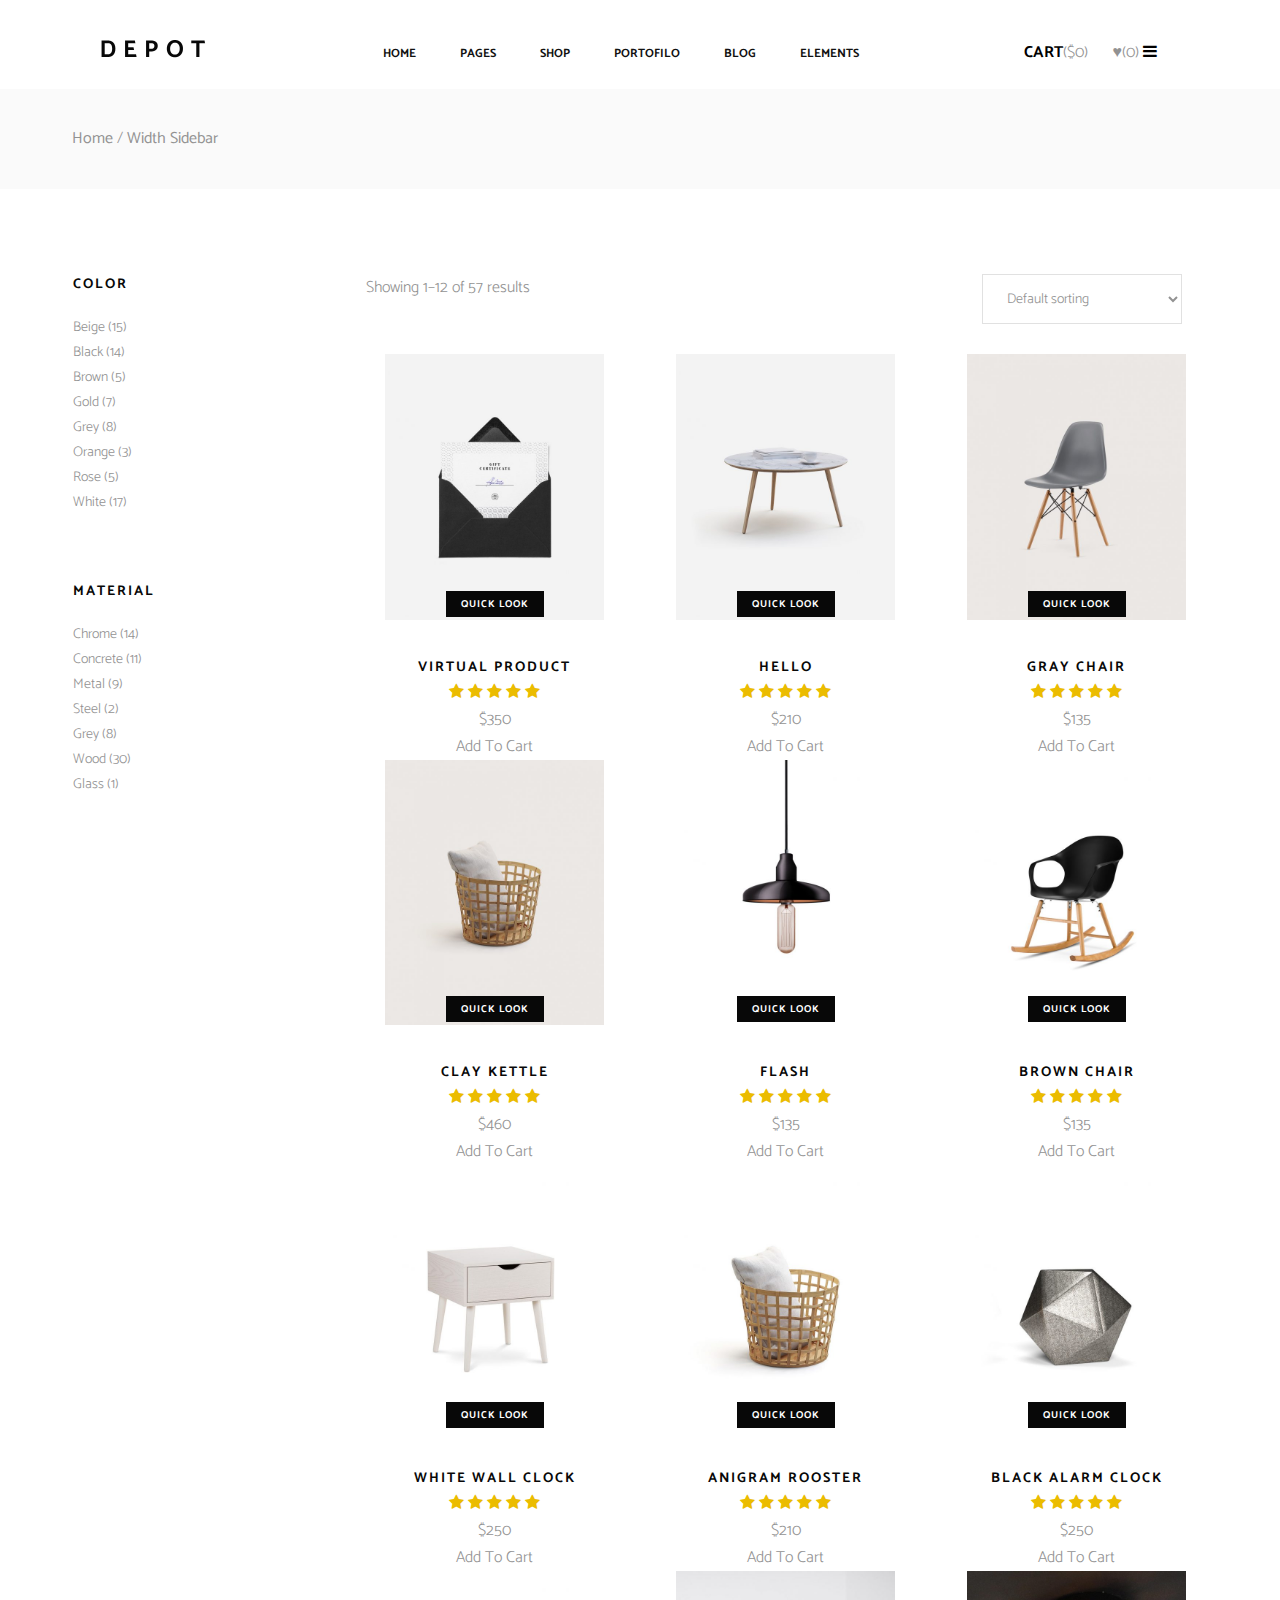
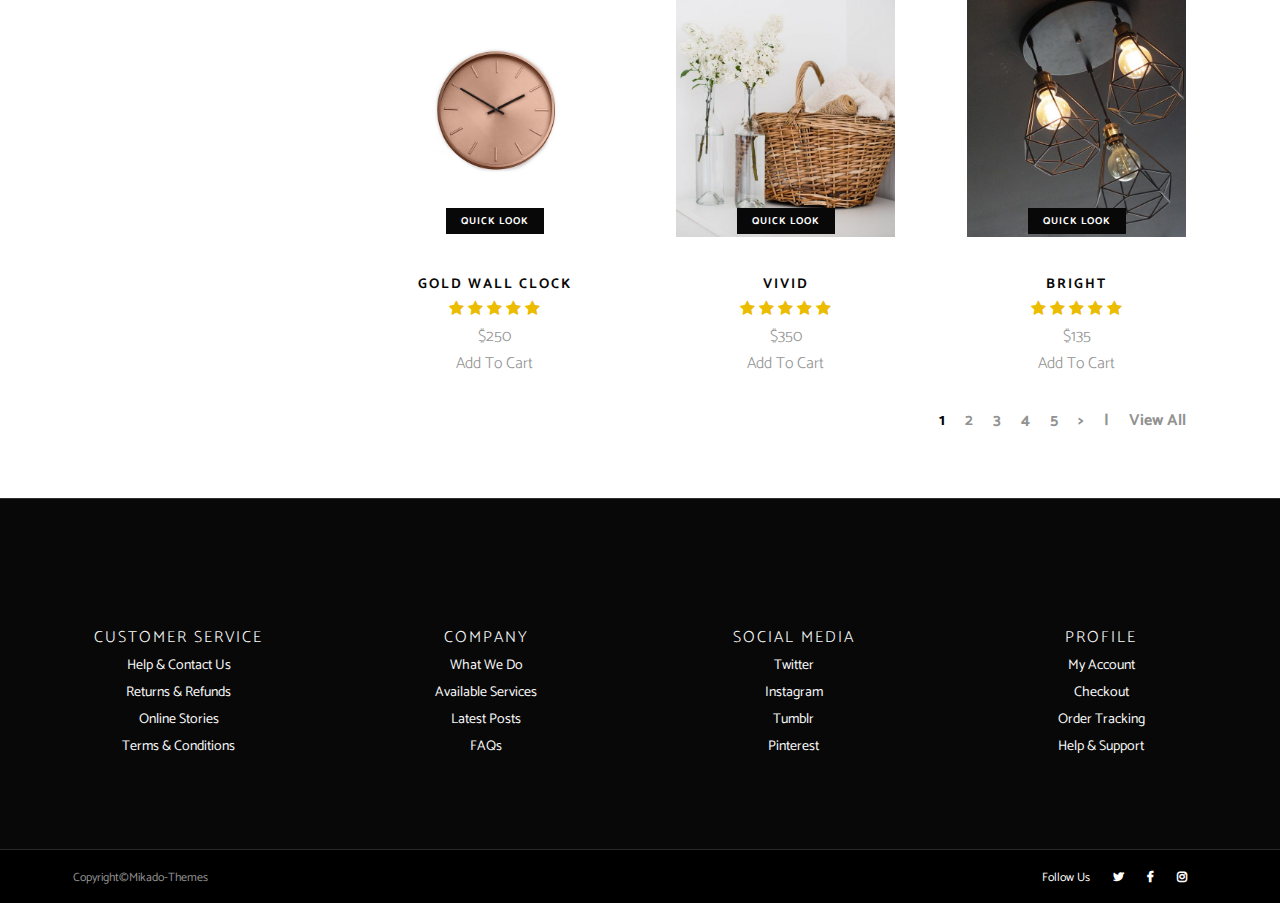
<file: 3.Blog Page/index.html>
<!DOCTYPE html>
<html lang="en">
<head>
    <meta charset="UTF-8">
    <meta name="viewport" content="width=device-width, initial-scale=1.0">
    <link rel="stylesheet" href="css/flexboxgrid.min.css">
    <link rel="stylesheet" href="css/style.css">
    <link href="https://fonts.googleapis.com/css?family=Catamaran&display=swap" rel="stylesheet"> 
    <link rel="stylesheet" href="https://stackpath.bootstrapcdn.com/font-awesome/4.7.0/css/font-awesome.min.css">
    <title>Document</title>
</head>
<body>
    <div class="container">
        <header>
            <div class="row between-lg">
                <div class="col-sm-4 col-xs-4 col-lg-2 col-md-2">
                    <div class="left">
                        <a href=""><img src="img/logo.png" alt=""></a>
                    </div>
                </div>
                <div class="col-md-8 col-lg-8 ">
                    <div class="middle">
                        <ul>
                            <li>Home</li>
                            <li>Pages</li>
                            <li>Shop</li>
                            <li>Portofilo</li>
                            <li>Blog</li>
                            <li>Elements</li>
                        </ul>
                    </div>
                </div>
                <div class="col-sm-8 col-xs-8 col-lg-2 col-md-2 end-xs">
                    <div class="right">
                        <span id="upLeft"><span class="cartBold">CART</span><span class="cartRight">($0)</span> <span class="cartRight"></span>♥(0)</span>
                        <span class="cartBold " id="myxdMenu">MENU</span>
                        <span class="cartRight cartBold cartW"><i class="fa fa-bars"></i></span>
                    </div>
                </div>



            </div>
        </header>

    </div>
    <div class="container-fluid">
        <div class="cate-link">
        <div class="container">
            <div class="link"><a href="#">Home</a> / <a href="#">Width Sidebar</a></div>
            </div>
                
            </div>
        </div>
    </div>

<section>


<div class="container">
    <div class="row">
        <div class="col-lg-3 col-md-3 col-sm-12 col-xs-12 middlearea" id="leftmenu">
            <div class="left-design">
                <h5>COLOR</h5>
                <ul>
                    <li>Beige (15)</li>
                    <li>Black (14)</li>
                    <li>Brown (5)</li>
                    <li>Gold (7)</li>
                    <li>Grey (8)</li>
                    <li>Orange (3)</li>
                    <li>Rose (5)</li>
                    <li>White (17)</li>
                </ul>
            </div>
            <div class="left-design">
                <h5>Material</h5>
                <ul>  
                    <li>Chrome (14)</li>
                    <li>Concrete (11)</li>
                    <li>Metal (9)</li>
                    <li>Steel (2)</li>
                    <li>Grey (8)</li>
                    <li>Wood (30)</li>
                    <li>Glass (1)</li>
                </ul>
            </div>
        </div>
        <div class="col-sm-12 col-xs-12 col-lg-9 col-md-9  middlearea">
            <div class="content">
                <div class="content-up">
                    <div class="row">
                        <div class="center-xs col-lg-3 col-sm-3 col-xs-12 col-md-3  start-lg ">
                            <p>Showing 1–12 of 57 results</p>
                        </div>
                        <div class="center-xs col-lg-9 col-md-9 col-xs-12 col-sm-9  end-lg" id="contentupright">
                            <form action=""></form>
                            <select>
                                <option >Default sorting</option>
                                <option >Sort by populatiry</option>
                            </select>
                        </div>
                    </div>
                </div>
            </div>
            <div class="carts">
                <div class="row">
                    <div class="col-xs-12 col-sm-6 col-md-4 col-lg-4">
                        <div class="cart">
                           <img onmouseout="hide()" onmouseover="show()" src="img/1.jpg" >
                           <div id="order">
                               <span>
                                QUICK LOOK
                               </span>
                           </div>
                           <div class="title">
                               <h5><a href="#">Virtual Product</a></h5>
                           </div>
                           <div class="rating">
                            <i class="fa fa-star"></i>
                            <i class="fa fa-star"></i>
                            <i class="fa fa-star"></i>
                            <i class="fa fa-star"></i>
                            <i class="fa fa-star"></i>
                        </div>
                           <div class="price">$350</div>
                           <div class="addcart">Add To Cart</div>
                        </div>
                    </div>
                    <div class="col-xs-12 col-sm-6 col-md-4 col-lg-4">
                        <div class="cart">
                           <img onmouseout="hide()" onmouseover="show()" src="img/2.jpg" >
                           <div id="order">
                               <span>
                                QUICK LOOK
                               </span>
                           </div>
                           <div class="title">
                               <h5><a href="#">Hello</a></h5>
                           </div>
                           <div class="rating">
                            <i class="fa fa-star"></i>
                            <i class="fa fa-star"></i>
                            <i class="fa fa-star"></i>
                            <i class="fa fa-star"></i>
                            <i class="fa fa-star"></i>
                        </div>
                           <div class="price">$210</div>
                           <div class="addcart">Add To Cart</div>
                        </div>
                    </div>
                    <div class="col-xs-12 col-sm-6 col-md-4 col-lg-4">
                        <div class="cart">
                           <img onmouseout="hide()" onmouseover="show()" src="img/3.jpg" >
                           <div id="order">
                               <span>
                                QUICK LOOK
                               </span>
                           </div>
                           <div class="title">
                               <h5><a href="#">Gray Chair</a></h5>
                           </div>
                           <div class="rating">
                            <i class="fa fa-star"></i>
                            <i class="fa fa-star"></i>
                            <i class="fa fa-star"></i>
                            <i class="fa fa-star"></i>
                            <i class="fa fa-star"></i>
                        </div>
                           <div class="price">$135</div>
                           <div class="addcart">Add To Cart</div>
                        </div>
                    </div>
                    <div class="col-xs-12 col-sm-6 col-md-4 col-lg-4">
                        <div class="cart">
                           <img onmouseout="hide()" onmouseover="show()" src="img/4.jpg" >
                           <div id="order">
                               <span>
                                QUICK LOOK
                               </span>
                           </div>
                           <div class="title">
                               <h5><a href="#">Clay Kettle</a></h5>
                           </div>
                           <div class="rating">
                            <i class="fa fa-star"></i>
                            <i class="fa fa-star"></i>
                            <i class="fa fa-star"></i>
                            <i class="fa fa-star"></i>
                            <i class="fa fa-star"></i>
                        </div>
                           <div class="price">$460</div>
                           <div class="addcart">Add To Cart</div>
                        </div>
                    </div>
                    <div class="col-xs-12 col-sm-6 col-md-4 col-lg-4">
                        <div class="cart">
                           <img onmouseout="hide()" onmouseover="show()" src="img/5.jpg" >
                           <div id="order">
                               <span>
                                QUICK LOOK
                               </span>
                           </div>
                           <div class="title">
                               <h5><a href="#">FLASH</a></h5>
                           </div>
                           <div class="rating">
                            <i class="fa fa-star"></i>
                            <i class="fa fa-star"></i>
                            <i class="fa fa-star"></i>
                            <i class="fa fa-star"></i>
                            <i class="fa fa-star"></i>
                        </div>
                           <div class="price">$135</div>
                           <div class="addcart">Add To Cart</div>
                        </div>
                    </div>
                    <div class="col-xs-12 col-sm-6 col-md-4 col-lg-4">
                        <div class="cart">
                           <img onmouseout="hide()" onmouseover="show()" src="img/6.jpg" >
                           <div id="order">
                               <span>
                                QUICK LOOK
                               </span>
                           </div>
                           <div class="title">
                               <h5><a href="#">Brown Chair</a></h5>
                           </div>
                           <div class="rating">
                            <i class="fa fa-star"></i>
                            <i class="fa fa-star"></i>
                            <i class="fa fa-star"></i>
                            <i class="fa fa-star"></i>
                            <i class="fa fa-star"></i>
                        </div>
                           <div class="price">$135</div>
                           <div class="addcart">Add To Cart</div>
                        </div>
                    </div>
                    <div class="col-xs-12 col-sm-6 col-md-4 col-lg-4">
                        <div class="cart">
                           <img onmouseout="hide()" onmouseover="show()" src="img/7.jpg" >
                           <div id="order">
                               <span>
                                QUICK LOOK
                               </span>
                           </div>
                           <div class="title">
                               <h5><a href="#">White Wall Clock</a></h5>
                           </div>
                           <div class="rating">
                            <i class="fa fa-star"></i>
                            <i class="fa fa-star"></i>
                            <i class="fa fa-star"></i>
                            <i class="fa fa-star"></i>
                            <i class="fa fa-star"></i>
                        </div>
                           <div class="price">$250</div>
                           <div class="addcart">Add To Cart</div>
                        </div>
                    </div>
                    <div class="col-xs-12 col-sm-6 col-md-4 col-lg-4">
                        <div class="cart">
                           <img onmouseout="hide()" onmouseover="show()" src="img/8.jpg" >
                           <div id="order">
                               <span>
                                QUICK LOOK
                               </span>
                           </div>
                           <div class="title">
                               <h5><a href="#">Anigram Rooster</a></h5>
                           </div>
                           <div class="rating">
                            <i class="fa fa-star"></i>
                            <i class="fa fa-star"></i>
                            <i class="fa fa-star"></i>
                            <i class="fa fa-star"></i>
                            <i class="fa fa-star"></i>
                        </div>
                           <div class="price">$210</div>
                           <div class="addcart">Add To Cart</div>
                        </div>
                    </div>
                    <div class="col-xs-12 col-sm-6 col-md-4 col-lg-4">
                        <div class="cart">
                           <img onmouseout="hide()" onmouseover="show()" src="img/9.jpg" >
                           <div id="order">
                               <span>
                                QUICK LOOK
                               </span>
                           </div>
                           <div class="title">
                               <h5><a href="#">Black Alarm Clock</a></h5>
                           </div>
                           <div class="rating">
                            <i class="fa fa-star"></i>
                            <i class="fa fa-star"></i>
                            <i class="fa fa-star"></i>
                            <i class="fa fa-star"></i>
                            <i class="fa fa-star"></i>
                        </div>
                           <div class="price">$250</div>
                           <div class="addcart">Add To Cart</div>
                        </div>
                    </div>
                    <div class="col-xs-12 col-sm-6 col-md-4 col-lg-4">
                        <div class="cart">
                           <img onmouseout="hide()" onmouseover="show()" src="img/10.jpg" >
                           <div id="order">
                               <span>
                                QUICK LOOK
                               </span>
                           </div>
                           <div class="title">
                               <h5><a href="#">Gold Wall Clock</a></h5>
                           </div>
                           <div class="rating">
                            <i class="fa fa-star"></i>
                            <i class="fa fa-star"></i>
                            <i class="fa fa-star"></i>
                            <i class="fa fa-star"></i>
                            <i class="fa fa-star"></i>
                        </div>
                           <div class="price">$250</div>
                           <div class="addcart">Add To Cart</div>
                        </div>
                    </div>
                    <div class="col-xs-12 col-sm-6 col-md-4 col-lg-4">
                        <div class="cart">
                           <img onmouseout="hide()" onmouseover="show()" src="img/11.jpg" >
                           <div id="order">
                               <span>
                                QUICK LOOK
                               </span>
                           </div>
                           <div class="title">
                               <h5><a href="#">Vivid</a></h5>
                           </div>
                           <div class="rating">
                            <i class="fa fa-star"></i>
                            <i class="fa fa-star"></i>
                            <i class="fa fa-star"></i>
                            <i class="fa fa-star"></i>
                            <i class="fa fa-star"></i>
                        </div>
                           <div class="price">$350</div>
                           <div class="addcart">Add To Cart</div>
                        </div>
                    </div>
                    <div class="col-xs-12 col-sm-6 col-md-4 col-lg-4">
                        <div class="cart">
                           <img onmouseout="hide()" onmouseover="show()" src="img/12.jpg" >
                           <div id="order">
                               <span>
                                QUICK LOOK
                               </span>
                           </div>
                           <div class="title">
                               <h5><a href="#">Bright</a></h5>
                           </div>
                           <div class="rating">
                            <i class="fa fa-star"></i>
                            <i class="fa fa-star"></i>
                            <i class="fa fa-star"></i>
                            <i class="fa fa-star"></i>
                            <i class="fa fa-star"></i>
                        </div>
                           <div class="price">$135</div>
                           <div class="addcart">Add To Cart</div>
                        </div>
                    </div>
                    <div class="col-lg-12 pagination end-lg" >
                        <ul>
                            <li><a style="color: #000;" href="#">1</a></li>
                             <li><a href="#">2</a></li>
                            <li><a href="#">3</a></li>
                            <li><a href="#">4</a></li>
                            <li><a href="#">5</a></li>
                            <li><a href="#">></a></li>
                            <li><a href="#">|</a></li>
                            <li><a href="#">View All</a></li>
                        </ul>
                        
                        
                        
                        
                        
                        
                        
                    </div>
                    
            </div>
            </div>

        </div>

    </div>
</div>
</section>

<footer>
    <div class="wrap container-fluid">
        <div class="row">
            <div class="col-lg-3 col-md-3 col-sm-6 col-xs-12 ">
                <div class="box-row">
                <h4>Customer Service</h4>
                <ul>
                    <li><a href="#">Help & Contact Us</a></li>
                    <li><a href="#">Returns & Refunds</a></li>
                    <li><a href="#">Online Stories</a></li>
                    <li><a href="#">Terms & Conditions</a></li>
                </ul>
                </div>
            </div>
            <div class="col-lg-3 col-md-3 col-sm-6 col-xs-12">
                <div class="box-row">
                <h4>Company</h4>
                <ul>
                    <li><a href="#">What We Do</a></li>
                    <li><a href="#">Available Services</a></li>
                    <li><a href="#">Latest Posts</a></li>
                    <li><a href="#">FAQs</a></li>
                </ul>
                </div>
            </div>
            <div class="col-lg-3 col-md-3 col-sm-6 col-xs-12">
                <div class="box-row">
                    <h4>Social Media</h4>
                    <ul>
                        <li><a href="#">Twitter</a></li>
                        <li><a href="#">Instagram</a></li>
                        <li><a href="#">Tumblr</a></li>
                        <li><a href="#">Pinterest</a></li>
                    </ul>
                </div>
            </div>
            <div class="col-lg-3 col-md-3 col-sm-6 col-xs-12">
                <div class="box-row">
                <h4>Profile</h4>
                <ul>
                    <li><a href="#">My Account</a></li>
                    <li><a href="#">Checkout</a></li>
                    <li><a href="#">Order Tracking</a></li>
                    <li><a href="#">Help & Support</a></li>
                </ul>
                </div>
            </div>
        </div>
    </div>
</footer>
<div class="company">
    <div class="container">
        <div class="row">
            <div class="col-lg-8 col-md-8 col-sm-12 col-xs-12 start-lg">
                <a href="#">
                    <span id="copy">Copyright©Mikado-Themes</span>
                </a>
            </div>
            <div class="col-lg-4 col-md-4 col-sm-12 col-xs-12 end-lg">
                <span>Follow Us </span>
                <span>
                    <a href="#">
                    <i class="fa fa-twitter"></i>
                </a>
                </span>
                <span>
                    <a href="#">
                        <i class="fa fa-facebook"></i>
                    </a>
                </span>
                <span>                
                    <a href="#">
                    <i class="fa fa-instagram"></i>
                    </a>
            </span>
            </div>
        </div>
    </div>
</div>
<script src="https://code.jquery.com/jquery-3.4.1.min.js"
integrity="sha256-CSXorXvZcTkaix6Yvo6HppcZGetbYMGWSFlBw8HfCJo="crossorigin="anonymous"></script>

    <script src="js/script.js"></script>
</body>
</html>
</file>
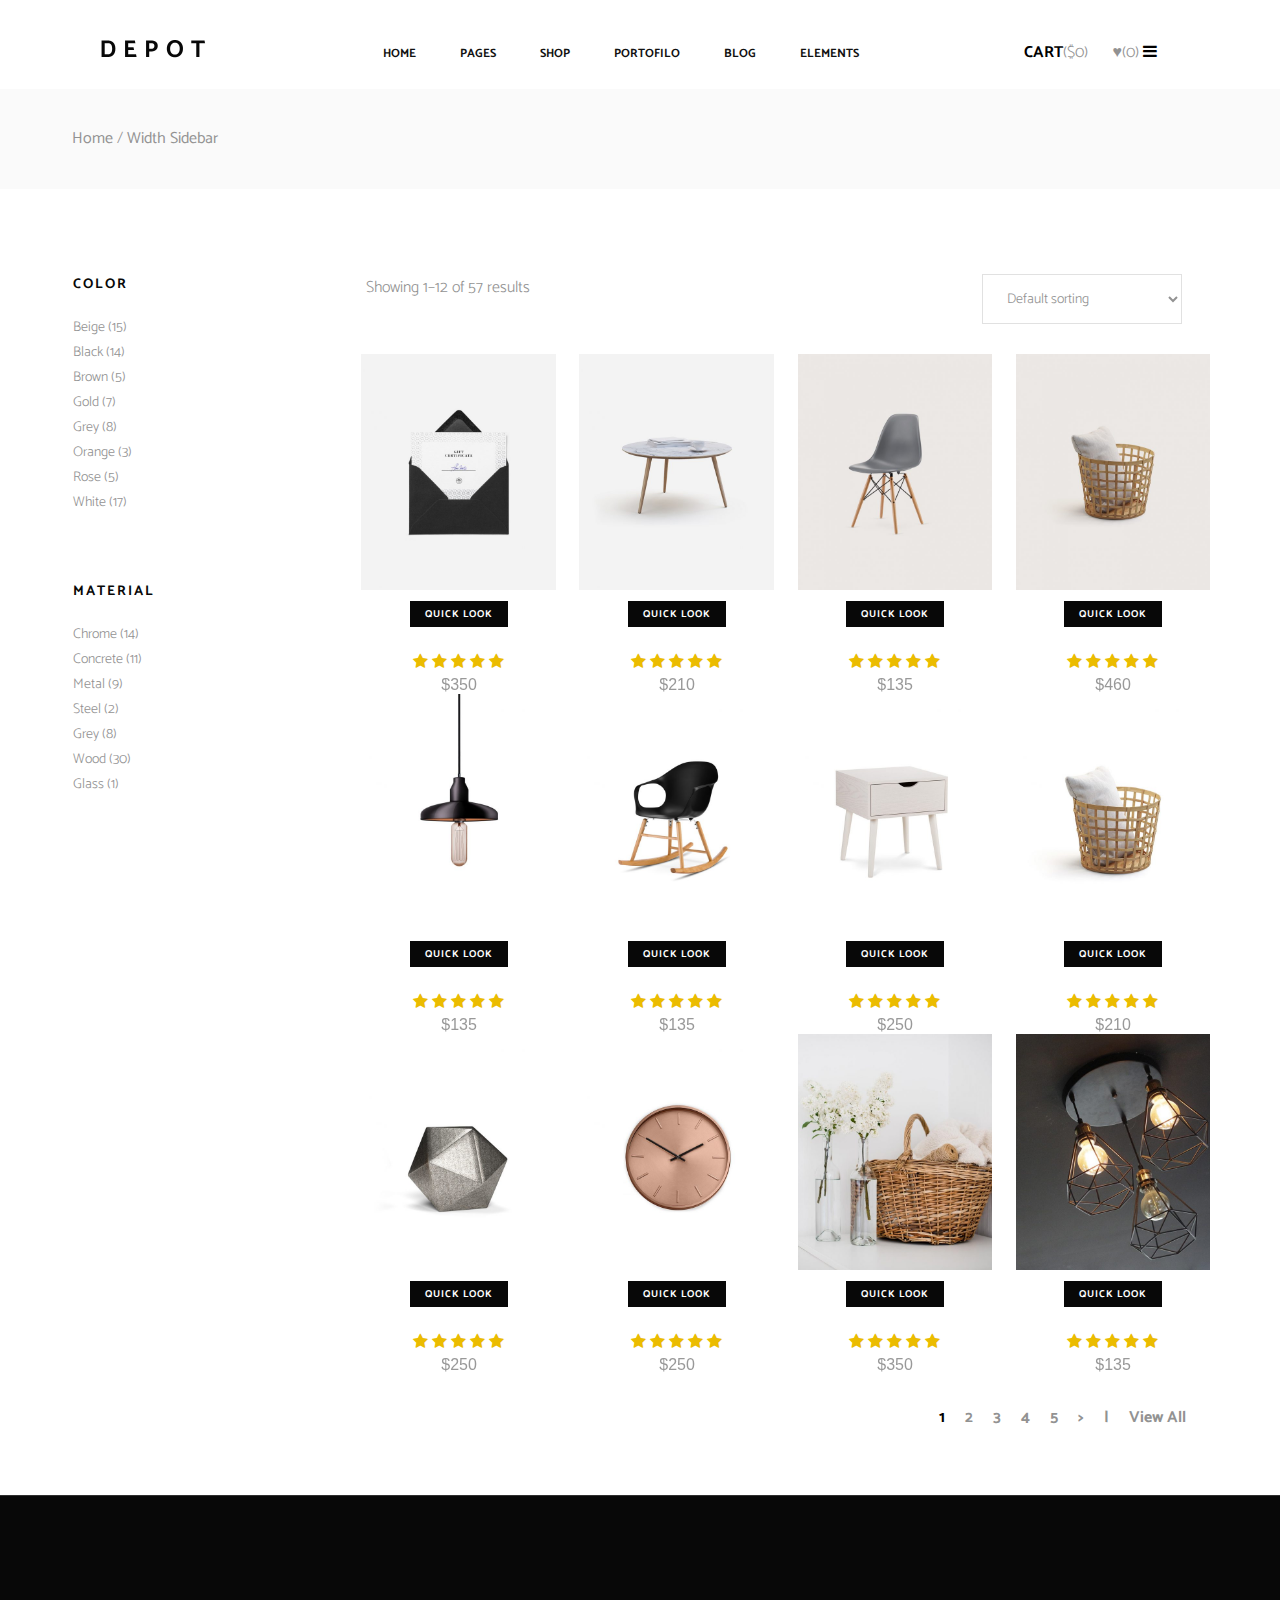
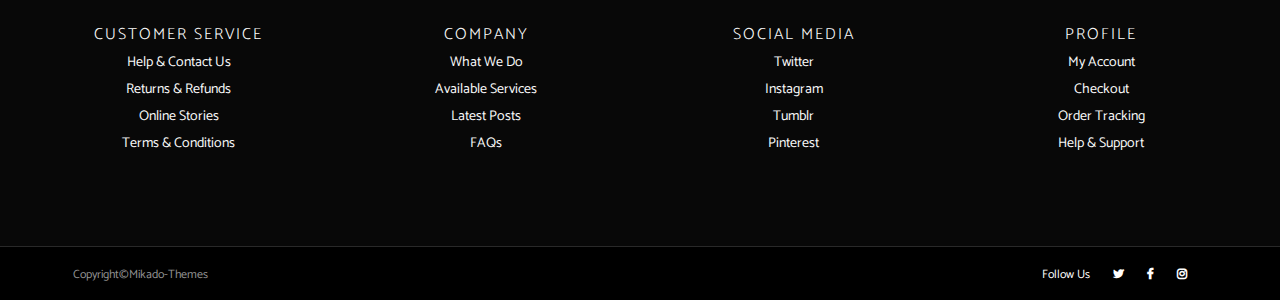
<file: 3.With-sidebar Page/index.html>
<!DOCTYPE html>
<html lang="en">
<head>
    <meta charset="UTF-8">
    <meta name="viewport" content="width=device-width, initial-scale=1.0">
    <link rel="stylesheet" href="css/flexboxgrid.min.css">
    <link rel="stylesheet" href="css/style.css">
    <link href="https://fonts.googleapis.com/css?family=Catamaran&display=swap" rel="stylesheet"> 
    <link rel="stylesheet" href="https://stackpath.bootstrapcdn.com/font-awesome/4.7.0/css/font-awesome.min.css">
    <title>Document</title>
</head>
<body>
    <div class="container">
        <header>
            <div class="row between-lg">
                <div class="col-sm-4 col-xs-4 col-lg-2 col-md-2">
                    <div class="left">
                        <a href=""><img src="img/logo.png" alt=""></a>
                    </div>
                </div>
                <div class="col-md-8 col-lg-8 ">
                    <div class="middle">
                        <ul>
                            <li class="menu-item1">
                                Home
                                    <div class="second" >
                                        <ul>
                                    <li class="mainhome">Main Home</a></li>
                                    <li class="mainhome">Minimal Home</li>
                                    <li class="mainhome">Masonry Home</li>
                                    <li class="mainhome"> Classic Home</li>
                                    <li class="mainhome">Passepartout Home</li>
                                    <li class="mainhome">Left Menu Home</li>
                                    <li class="mainhome">Boxed Home</li>
                                    <li class="mainhome">Full Screen Home</li>
                                    <li class="mainhome">Product Showcase</li>
                                    <li class="mainhome">Slider Showcase</li>
                                    <li class="mainhome">Simple Home</li>
                                    <li class="mainhome">Split Showcase</li>
                                    <li class="mainhome">Landing Page</li>
                                    </ul>
                                
                            </div>
                                    </li>
                            </li>
                            <li class="menu-item2">Pages
                                <div class="three" >
                                    <ul>
                                <li class="mainhome">About Us</a></li>
                                <li class="mainhome">What We Do</li>
                                <li class="mainhome">Masonry Home</li>
                                <li class="mainhome"> Meet The Crew</li>
                                <li class="mainhome">Passepartout Home</li>
                                <li class="mainhome">Our Services</li>
                                <li class="mainhome">Pricing Plans</li>
                                <li class="mainhome">Payment</li>
                                <li class="mainhome">Testimonials</li>
                                <li class="mainhome">Gift Cards</li>
                                <li class="mainhome">Terms & Conditions</li>
                                <li class="mainhome">Contact Us</li>
                                <li class="mainhome">Landing Page</li>
                                <li class="mainhome">FAQ</li>
                                <li class="mainhome">Leave Us A Note</li>
                                <li class="mainhome">Coming Soon</li>
                                </ul>
                            
                        </div>
                                </li>
                            </li>
                            <li>Shop</li>
                            <li>Portofilo</li>
                            <li>Blog</li>
                            <li>Elements</li>
                        </ul>
                    </div>
                </div>
                <div class="col-sm-8 col-xs-8 col-lg-2 col-md-2 end-xs">
                    <div class="right">
                        <span id="upLeft"><span class="cartBold">CART</span><span class="cartRight">($0)</span> <span class="cartRight"></span>♥(0)</span>
                        <span class="cartBold " id="myxdMenu">MENU </span>
                        <span class="cartRight cartBold cartW"><i class="fa fa-bars"></i></span>
                    </div>
                </div>



            </div>
        </header>

    </div>
    <div class="container-fluid">
        <div class="cate-link">
        <div class="container">
            <div class="link"><a href="#">Home</a> / <a href="#">Width Sidebar</a></div>
            </div>
                
            </div>
        </div>
    </div>

<section>


<div class="container">
    <div class="row">
        <div class="col-lg-3 col-md-3 col-sm-12 col-xs-12 middlearea" id="leftmenu">
            <div class="left-design">
                <h5>COLOR</h5>
                <ul>
                    <li>Beige (15)</li>
                    <li>Black (14)</li>
                    <li>Brown (5)</li>
                    <li>Gold (7)</li>
                    <li>Grey (8)</li>
                    <li>Orange (3)</li>
                    <li>Rose (5)</li>
                    <li>White (17)</li>
                </ul>
            </div>
            <div class="left-design">
                <h5>Material</h5>
                <ul>  
                    <li>Chrome (14)</li>
                    <li>Concrete (11)</li>
                    <li>Metal (9)</li>
                    <li>Steel (2)</li>
                    <li>Grey (8)</li>
                    <li>Wood (30)</li>
                    <li>Glass (1)</li>
                </ul>
            </div>
        </div>
        <div class="col-sm-12 col-xs-12 col-lg-9 col-md-9  middlearea">
            <div class="content">
                <div class="content-up">
                    <div class="row">
                        <div class="center-xs col-lg-3 col-sm-3 col-xs-12 col-md-3  start-lg ">
                            <p>Showing 1–12 of 57 results</p>
                        </div>
                        <div class="center-xs col-lg-9 col-md-9 col-xs-12 col-sm-9  end-lg" id="contentupright">
                            <form action=""></form>
                            <select>
                                <option >Default sorting</option>
                                <option >Sort by populatiry</option>
                            </select>
                        </div>
                    </div>
                </div>
            </div>
            <div class="carts">
                <div class="row">
                    <div class="col-xs-12 col-sm-6 col-md-3 col-lg-3">
                        <div class="cart">
                           <img id="myImg" src="img/1.jpg" >
                           <div class="order">
                               <span id="myLV">
                                QUICK LOOK
                               </span>
                           </div>
                           <div class="title">
                               <h5><a href="#">Virtual Product</a></h5>
                           </div>
                           <div class="rating">
                            <i class="fa fa-star"></i>
                            <i class="fa fa-star"></i>
                            <i class="fa fa-star"></i>
                            <i class="fa fa-star"></i>
                            <i class="fa fa-star"></i>
                            </div>
                           <div class="price">$350</div>
                           <div class="addcart"><a id="myLink" href="#">Select Options</a></div>
                        </div>
                    </div>
                    <div class="col-xs-12 col-sm-6 col-md-3 col-lg-3">
                        <div class="cart">
                            <img id="myImg" src="img/2.jpg" >
                            <div class="order">
                                <span>
                                 QUICK LOOK
                                </span>
                            </div>
                           <div class="title">
                               <h5><a href="#">Hello</a></h5>
                           </div>
                           <div class="rating">
                            <i class="fa fa-star"></i>
                            <i class="fa fa-star"></i>
                            <i class="fa fa-star"></i>
                            <i class="fa fa-star"></i>
                            <i class="fa fa-star"></i>
                        </div>
                           <div class="price">$210</div>
                           <div class="addcart">Add To Cart</div>
                        </div>
                    </div>
                    <div class="col-xs-12 col-sm-6 col-md-3 col-lg-3">
                        <div class="cart">
                           <img id="myImg"  src="img/3.jpg" >
                           <div class="order">
                               <span>
                                QUICK LOOK
                               </span>
                           </div>
                           <div class="title">
                               <h5><a href="#">Gray Chair</a></h5>
                           </div>
                           <div class="rating">
                            <i class="fa fa-star"></i>
                            <i class="fa fa-star"></i>
                            <i class="fa fa-star"></i>
                            <i class="fa fa-star"></i>
                            <i class="fa fa-star"></i>
                        </div>
                           <div class="price">$135</div>
                           <div class="addcart">Add To Cart</div>
                        </div>
                    </div>
                    <div class="col-xs-12 col-sm-6 col-md-3 col-lg-3">
                        <div class="cart">
                           <img id="myImg"  src="img/4.jpg" >
                           <div class="order">
                               <span>
                                QUICK LOOK
                               </span>
                           </div>
                           <div class="title">
                               <h5><a href="#">Clay Kettle</a></h5>
                           </div>
                           <div class="rating">
                            <i class="fa fa-star"></i>
                            <i class="fa fa-star"></i>
                            <i class="fa fa-star"></i>
                            <i class="fa fa-star"></i>
                            <i class="fa fa-star"></i>
                        </div>
                           <div class="price">$460</div>
                           <div class="addcart">Add To Cart</div>
                        </div>
                    </div>
                    <div class="col-xs-12 col-sm-6 col-md-3 col-lg-3">
                        <div class="cart">
                           <img id="myImg"  src="img/5.jpg" >
                           <div class="order">
                               <span>
                                QUICK LOOK
                               </span>
                           </div>
                           <div class="title">
                               <h5><a href="#">FLASH</a></h5>
                           </div>
                           <div class="rating">
                            <i class="fa fa-star"></i>
                            <i class="fa fa-star"></i>
                            <i class="fa fa-star"></i>
                            <i class="fa fa-star"></i>
                            <i class="fa fa-star"></i>
                        </div>
                           <div class="price">$135</div>
                           <div class="addcart">Add To Cart</div>
                        </div>
                    </div>
                    <div class="col-xs-12 col-sm-6 col-md-3 col-lg-3">
                        <div class="cart">
                           <img id="myImg"  src="img/6.jpg" >
                           <div class="order">
                               <span>
                                QUICK LOOK
                               </span>
                           </div>
                           <div class="title">
                               <h5><a href="#">Brown Chair</a></h5>
                           </div>
                           <div class="rating">
                            <i class="fa fa-star"></i>
                            <i class="fa fa-star"></i>
                            <i class="fa fa-star"></i>
                            <i class="fa fa-star"></i>
                            <i class="fa fa-star"></i>
                        </div>
                           <div class="price">$135</div>
                           <div class="addcart">Add To Cart</div>
                        </div>
                    </div>
                    <div class="col-xs-12 col-sm-6 col-md-3 col-lg-3">
                        <div class="cart">
                           <img id="myImg"  src="img/7.jpg" >
                           <div class="order">
                               <span>
                                QUICK LOOK
                               </span>
                           </div>
                           <div class="title">
                               <h5><a href="#">White Wall Clock</a></h5>
                           </div>
                           <div class="rating">
                            <i class="fa fa-star"></i>
                            <i class="fa fa-star"></i>
                            <i class="fa fa-star"></i>
                            <i class="fa fa-star"></i>
                            <i class="fa fa-star"></i>
                        </div>
                           <div class="price">$250</div>
                           <div class="addcart">Add To Cart</div>
                        </div>
                    </div>
                    <div class="col-xs-12 col-sm-6 col-md-3 col-lg-3">
                        <div class="cart">
                           <img id="myImg"  src="img/8.jpg" >
                           <div class="order">
                               <span>
                                QUICK LOOK
                               </span>
                           </div>
                           <div class="title">
                               <h5><a href="#">Anigram Rooster</a></h5>
                           </div>
                           <div class="rating">
                            <i class="fa fa-star"></i>
                            <i class="fa fa-star"></i>
                            <i class="fa fa-star"></i>
                            <i class="fa fa-star"></i>
                            <i class="fa fa-star"></i>
                        </div>
                           <div class="price">$210</div>
                           <div class="addcart">Add To Cart</div>
                        </div>
                    </div>
                    <div class="col-xs-12 col-sm-6 col-md-3 col-lg-3">
                        <div class="cart">
                           <img id="myImg"  src="img/9.jpg" >
                           <div class="order">
                               <span>
                                QUICK LOOK
                               </span>
                           </div>
                           <div class="title">
                               <h5><a href="#">Black Alarm Clock</a></h5>
                           </div>
                           <div class="rating">
                            <i class="fa fa-star"></i>
                            <i class="fa fa-star"></i>
                            <i class="fa fa-star"></i>
                            <i class="fa fa-star"></i>
                            <i class="fa fa-star"></i>
                        </div>
                           <div class="price">$250</div>
                           <div class="addcart">Add To Cart</div>
                        </div>
                    </div>
                    <div class="col-xs-12 col-sm-6 col-md-3 col-lg-3">
                        <div class="cart">
                           <img id="myImg"  src="img/10.jpg" >
                           <div class="order">
                               <span>
                                QUICK LOOK
                               </span>
                           </div>
                           <div class="title">
                               <h5><a href="#">Gold Wall Clock</a></h5>
                           </div>
                           <div class="rating">
                            <i class="fa fa-star"></i>
                            <i class="fa fa-star"></i>
                            <i class="fa fa-star"></i>
                            <i class="fa fa-star"></i>
                            <i class="fa fa-star"></i>
                        </div>
                           <div class="price">$250</div>
                           <div class="addcart">Add To Cart</div>
                        </div>
                    </div>
                    <div class="col-xs-12 col-sm-6 col-md-3 col-lg-3">
                        <div class="cart">
                           <img id="myImg"  src="img/11.jpg" >
                           <div class="order">
                               <span>
                                QUICK LOOK
                               </span>
                           </div>
                           <div class="title">
                               <h5><a href="#">Vivid</a></h5>
                           </div>
                           <div class="rating">
                            <i class="fa fa-star"></i>
                            <i class="fa fa-star"></i>
                            <i class="fa fa-star"></i>
                            <i class="fa fa-star"></i>
                            <i class="fa fa-star"></i>
                        </div>
                           <div class="price">$350</div>
                           <div class="addcart">Add To Cart</div>
                        </div>
                    </div>
                    <div class="col-xs-12 col-sm-6 col-md-3 col-lg-3">
                        <div class="cart">
                           <img id="myImg"  src="img/12.jpg" >
                           <div class="order">
                               <span>
                                QUICK LOOK
                               </span>
                           </div>
                           <div class="title">
                               <h5><a href="#">Bright</a></h5>
                           </div>
                           <div class="rating">
                            <i class="fa fa-star"></i>
                            <i class="fa fa-star"></i>
                            <i class="fa fa-star"></i>
                            <i class="fa fa-star"></i>
                            <i class="fa fa-star"></i>
                        </div>
                           <div class="price">$135</div>
                           <div class="addcart">Add To Cart</div>
                        </div>
                    </div>
                    <div class="col-lg-12 pagination end-lg" >
                        <ul>
                            <li><a style="color: #000;" href="#">1</a></li>
                             <li><a href="#">2</a></li>
                            <li><a href="#">3</a></li>
                            <li><a href="#">4</a></li>
                            <li><a href="#">5</a></li>
                            <li><a href="#">></a></li>
                            <li><a href="#">|</a></li>
                            <li><a href="#">View All</a></li>
                        </ul>
                        
                        
                        
                        
                        
                        
                        
                    </div>
                    
            </div>
            </div>

        </div>

    </div>
</div>
</section>

<footer>
    <div class="wrap container-fluid">
        <div class="row">
            <div class="col-lg-3 col-md-3 col-sm-6 col-xs-12 ">
                <div class="box-row">
                <h4>Customer Service</h4>
                <ul>
                    <li><a href="#">Help & Contact Us</a></li>
                    <li><a href="#">Returns & Refunds</a></li>
                    <li><a href="#">Online Stories</a></li>
                    <li><a href="#">Terms & Conditions</a></li>
                </ul>
                </div>
            </div>
            <div class="col-lg-3 col-md-3 col-sm-6 col-xs-12">
                <div class="box-row">
                <h4>Company</h4>
                <ul>
                    <li><a href="#">What We Do</a></li>
                    <li><a href="#">Available Services</a></li>
                    <li><a href="#">Latest Posts</a></li>
                    <li><a href="#">FAQs</a></li>
                </ul>
                </div>
            </div>
            <div class="col-lg-3 col-md-3 col-sm-6 col-xs-12">
                <div class="box-row">
                    <h4>Social Media</h4>
                    <ul>
                        <li><a href="#">Twitter</a></li>
                        <li><a href="#">Instagram</a></li>
                        <li><a href="#">Tumblr</a></li>
                        <li><a href="#">Pinterest</a></li>
                    </ul>
                </div>
            </div>
            <div class="col-lg-3 col-md-3 col-sm-6 col-xs-12">
                <div class="box-row">
                <h4>Profile</h4>
                <ul>
                    <li><a href="#">My Account</a></li>
                    <li><a href="#">Checkout</a></li>
                    <li><a href="#">Order Tracking</a></li>
                    <li><a href="#">Help & Support</a></li>
                </ul>
                </div>
            </div>
        </div>
    </div>
</footer>
<div class="company">
    <div class="container">
        <div class="row">
            <div class="col-lg-8 col-md-8 col-sm-12 col-xs-12 start-lg">
                <a href="#">
                    <span id="copy">Copyright©Mikado-Themes</span>
                </a>
            </div>
            <div class="col-lg-4 col-md-4 col-sm-12 col-xs-12 end-lg">
                <span>Follow Us </span>
                <span>
                    <a href="#">
                    <i class="fa fa-twitter"></i>
                </a>
                </span>
                <span>
                    <a href="#">
                        <i class="fa fa-facebook"></i>
                    </a>
                </span>
                <span>                
                    <a href="#">
                    <i class="fa fa-instagram"></i>
                    </a>
            </span>
            </div>
        </div>
    </div>
</div>
<script src="https://code.jquery.com/jquery-3.4.1.min.js"
integrity="sha256-CSXorXvZcTkaix6Yvo6HppcZGetbYMGWSFlBw8HfCJo="crossorigin="anonymous"></script>

    <script src="js/script.js"></script>
</body>
</html>
</file>
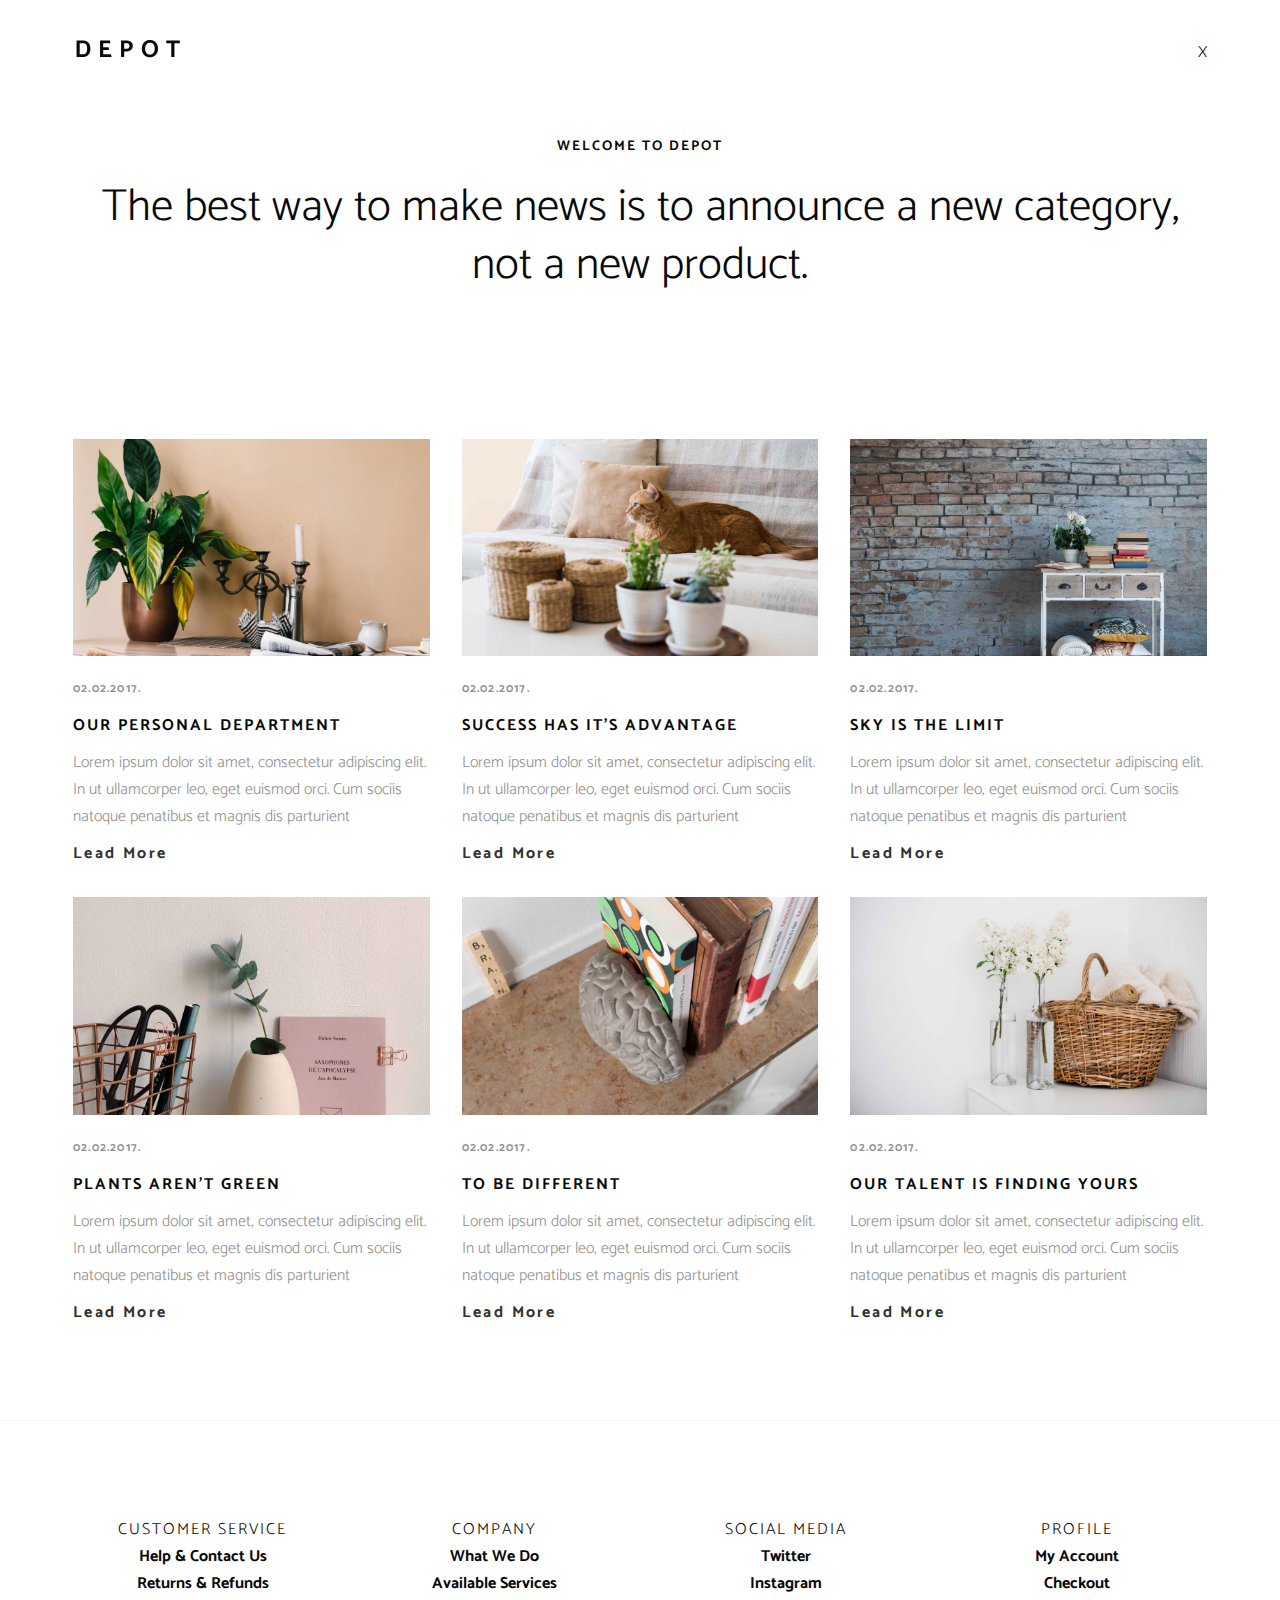
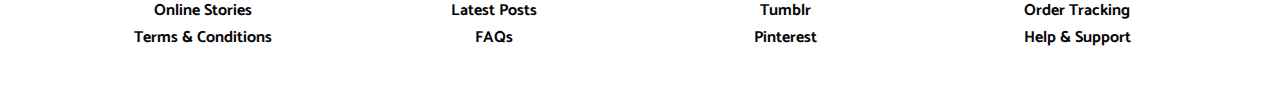
<file: 4.portfolio-list/index.html>
<!DOCTYPE html>
<html lang="en">
<head>
    <meta charset="UTF-8">
    <meta name="viewport" content="width=device-width, initial-scale=1.0">
    <link rel="stylesheet" href="css/flexboxgrid.min.css">
    <link rel="stylesheet" href="css/style.css">
    <link href="https://fonts.googleapis.com/css?family=Catamaran&display=swap" rel="stylesheet"> 
    <link rel="stylesheet" href="https://stackpath.bootstrapcdn.com/font-awesome/4.7.0/css/font-awesome.min.css">
    <title>Document</title>
</head>
<body>
    <div class="container-fluid">
        <header>
            <div class="row">
                <div class="col-xs-4 start-xs start-md start-lg">
                    <div class="left">
                        <a href=""><img src="img/logo.png" alt=""></a>
                    </div>
                </div>
                <div class="col-xs-8 end-xs end-md end-lg">
                    <div class="right">
                        X
                    </div>
                </div>
            </div>
        </header>
    </div>

<section>
    <div class="wrap container-fluid">
        <div class="row center-xs">
            <div class="col-xs-12 col-sm-12 col-md-12 col-lg-12">
                <div class="box-row">
                    <div class="up_middle">
                        <h5><span>Welcome To Depot</span></h5>
                        <p>The best way to make news is to announce a new category, not a new product.</p>
                    </div>
                </div>
            </div>
        </div>

<div class="row">
    <div class=" col-xs-12 col-sm-6 col-md-4 col-lg-4">
        <div class="box-row">
            <div class="cart start-xs">
                <a href="#"><img src="img/1.jpg" ></a>
                <a href="#" id="date">02.02.2017.</a>
                <h4 id="title"><a href="#">Our Personal Department</a> </h4>
                <p id="content">
                    Lorem ipsum dolor sit amet, consectetur adipiscing elit. In ut ullamcorper leo, eget euismod orci. Cum sociis natoque penatibus et magnis dis parturient
                </p>
                <a href="">
                    <span id="leadmore">Lead More</span>
                </a>
            </div>
        </div>
    </div>
    <div class="col-xs-12 col-sm-6 col-md-4 col-lg-4">
        <div class="box-row">
            <div class="cart start-xs">
                <a href="#"><img src="img/2.jpg" ></a>
                <a href="#" id="date">02.02.2017.</a>
                <h4 id="title"><a href="#">Success Has It’s Advantage </a> </h4>
                <p id="content">
                    Lorem ipsum dolor sit amet, consectetur adipiscing elit. In ut ullamcorper leo, eget euismod orci. Cum sociis natoque penatibus et magnis dis parturient 
                </p>
                <a href="">
                    <span id="leadmore">Lead More</span>
                </a>
            </div>
        </div>
    </div>
    <div class="col-xs-12 col-sm-6 col-md-4 col-lg-4">
            <div class="box-row">
                <div class="cart start-xs">
                    <a href="#"><img src="img/3.jpg" ></a>
                    <a href="#" id="date">02.02.2017.</a>
                    <h4 id="title"><a href="#">Sky Is The Limit </a> </h4>
                    <p id="content">
                        Lorem ipsum dolor sit amet, consectetur adipiscing elit. In ut ullamcorper leo, eget euismod orci. Cum sociis natoque penatibus et magnis dis parturient
                    </p>
                    <a href="">
                        <span id="leadmore">Lead More</span>
                    </a>
                </div>
            </div>
    </div>
    <div class="col-xs-12 col-sm-6 col-md-4 col-lg-4">
        <div class="box-row">
            <div class="cart start-xs">
                <a href="#"><img src="img/4.jpg" ></a>
                <a href="#" id="date">02.02.2017.</a>
                <h4 id="title"><a href="#">Plants Aren’t Green  </a> </h4>
                <p id="content">
                    Lorem ipsum dolor sit amet, consectetur adipiscing elit. In ut ullamcorper leo, eget euismod orci. Cum sociis natoque penatibus et magnis dis parturient  
                </p>
                <a href="">
                    <span id="leadmore">Lead More</span>
                </a>
            </div>
        </div>
    </div>
    <div class="col-xs-12 col-sm-6 col-md-4 col-lg-4">
        <div class="box-row">
            <div class="cart start-xs">
                <a href="#"><img src="img/5.jpg" ></a>
                <a href="#" id="date">02.02.2017.</a>
                <h4 id="title"><a href="#">To Be Different  </a> </h4>
                <p id="content">
                    Lorem ipsum dolor sit amet, consectetur adipiscing elit. In ut ullamcorper leo, eget euismod orci. Cum sociis natoque penatibus et magnis dis parturient 
                </p>
                <a href="">
                    <span id="leadmore">Lead More</span>
                </a>
            </div>
        </div>
    </div>
    <div class="col-xs-12 col-sm-6 col-md-4 col-lg-4">
        <div class="box-row">
            <div class="cart start-xs">
                <a href="#"><img src="img/6.jpg" ></a>
                <a href="#" id="date">02.02.2017.</a>
                <h4 id="title"><a href="#">Our Talent Is Finding Yours </a> </h4>
                <p id="content">
                    Lorem ipsum dolor sit amet, consectetur adipiscing elit. In ut ullamcorper leo, eget euismod orci. Cum sociis natoque penatibus et magnis dis parturient 
                </p>
                <a href="">
                    <span id="leadmore">Lead More</span>
                </a>
            </div>
        </div>
    </div>
    </div>
    </div>
</section>

<footer>
    <div class="wrap container-fluid">
        <div class="row">
            <div class="col-lg-3 col-md-3 col-sm-6 col-xs-12">
                <div class="box-row">
                <h4>Customer Service</h4>
                <ul>
                    <li><a href="#">Help & Contact Us</a></li>
                    <li><a href="#">Returns & Refunds</a></li>
                    <li><a href="#">Online Stories</a></li>
                    <li><a href="#">Terms & Conditions</a></li>
                </ul>
                </div>
            </div>
            <div class="col-lg-3 col-md-3 col-sm-6 col-xs-12">
                <div class="box-row">
                <h4>Company</h4>
                <ul>
                    <li><a href="#">What We Do</a></li>
                    <li><a href="#">Available Services</a></li>
                    <li><a href="#">Latest Posts</a></li>
                    <li><a href="#">FAQs</a></li>
                </ul>
                </div>
            </div>
            <div class="col-lg-3 col-md-3 col-sm-6 col-xs-12">
                <div class="box-row">
                    <h4>Social Media</h4>
                    <ul>
                        <li><a href="#">Twitter</a></li>
                        <li><a href="#">Instagram</a></li>
                        <li><a href="#">Tumblr</a></li>
                        <li><a href="#">Pinterest</a></li>
                    </ul>
                </div>
            </div>
            <div class="col-lg-3 col-md-3 col-sm-6 col-xs-12">
                <div class="box-row">
                <h4>Profile</h4>
                <ul>
                    <li><a href="#">My Account</a></li>
                    <li><a href="#">Checkout</a></li>
                    <li><a href="#">Order Tracking</a></li>
                    <li><a href="#">Help & Support</a></li>
                </ul>
                </div>
            </div>
        </div>
    </div>
</footer>
<!-- <div class="company">
    <div class="container">
        <div class="row">
            <div class="col-lg-8 col-md-8 col-sm-12 col-xs-12 ">
                <a href="#">
                    <span>Copyright©Mikado-Themes</span>
                </a>
            </div>
            <div class="col-lg-4 col-md-4 col-sm-12 col-xs-12">
                <span>Follow Us </span>
                <span>
                    <a href="#">
                    <i class="fa fa-twitter"></i>
                </a>
                </span>
                <span>
                    <a href="#">
                        <i class="fa fa-facebook"></i>
                    </a>
                </span>
                <span>                
                    <a href="#">
                    <i class="fa fa-instagram"></i>
                    </a>
            </span>
            </div>
        </div>
    </div>
</div> -->
    
</body>
</html>
</file>
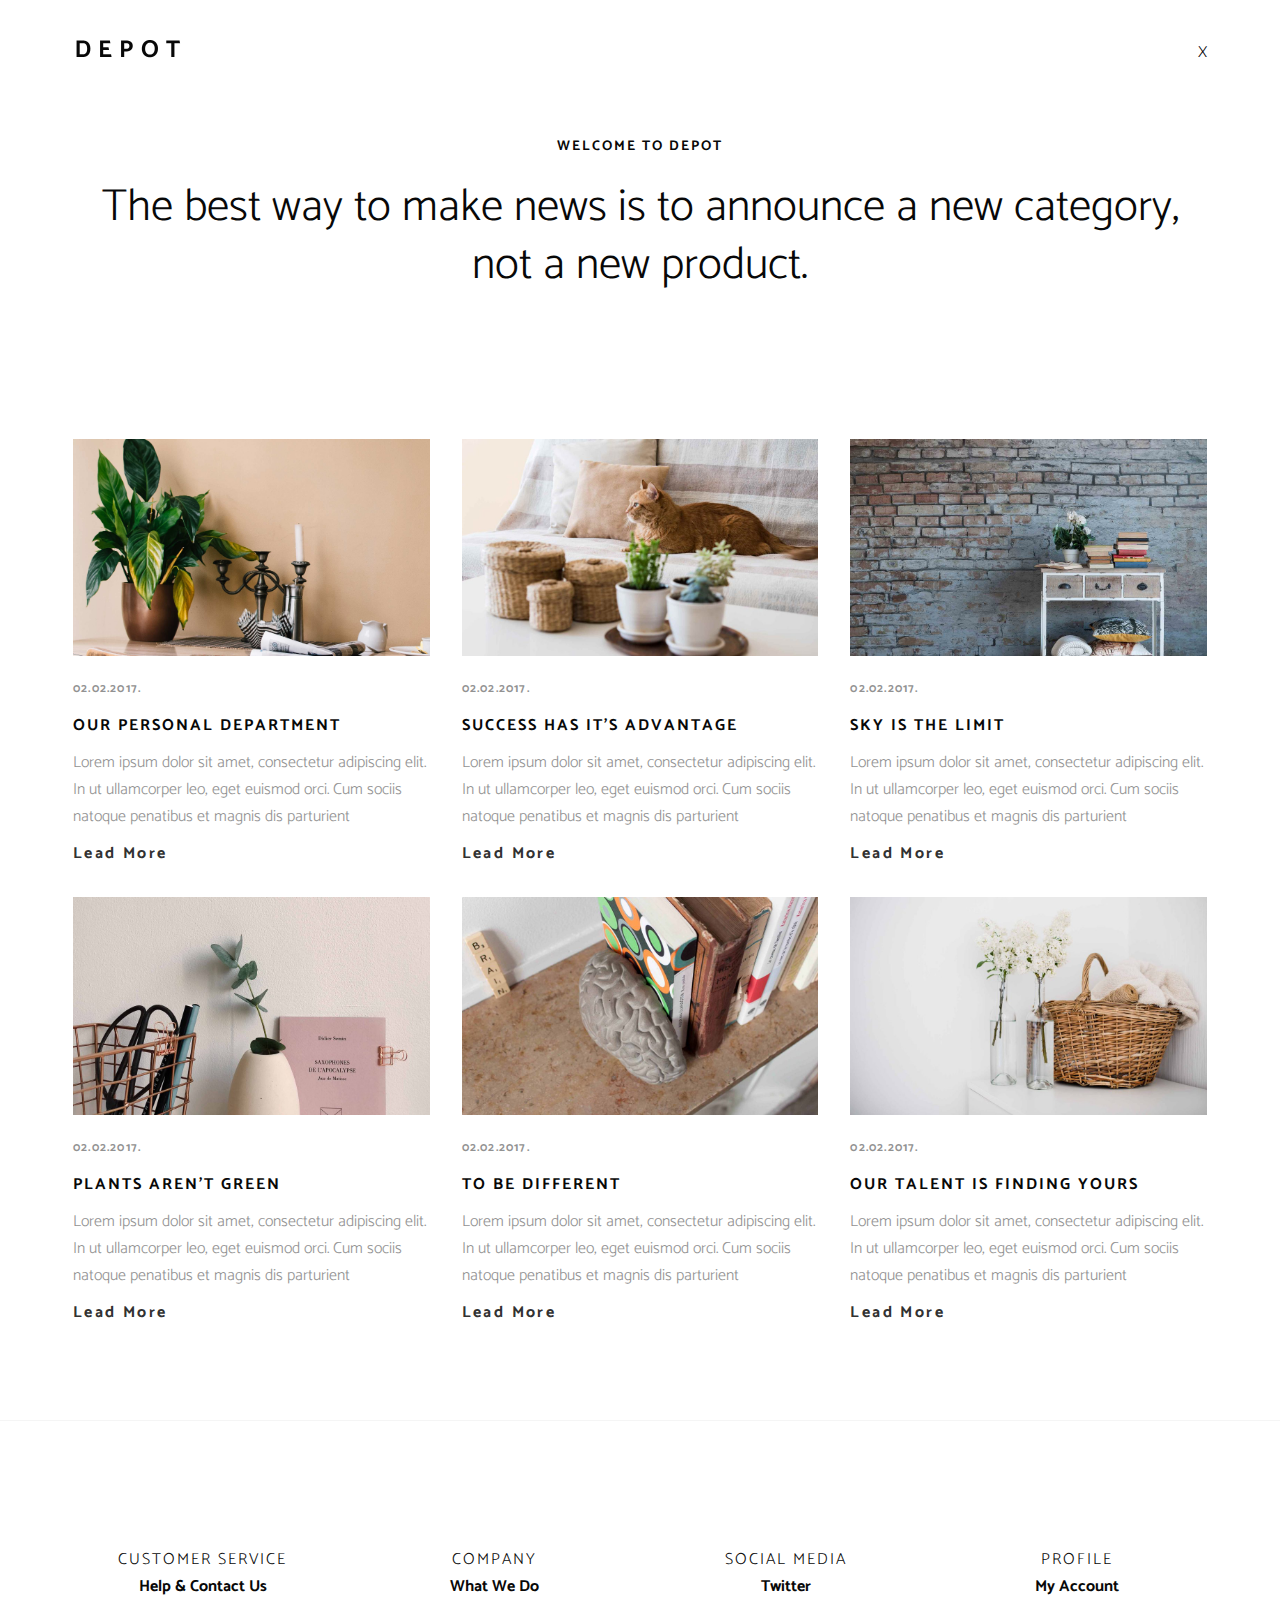
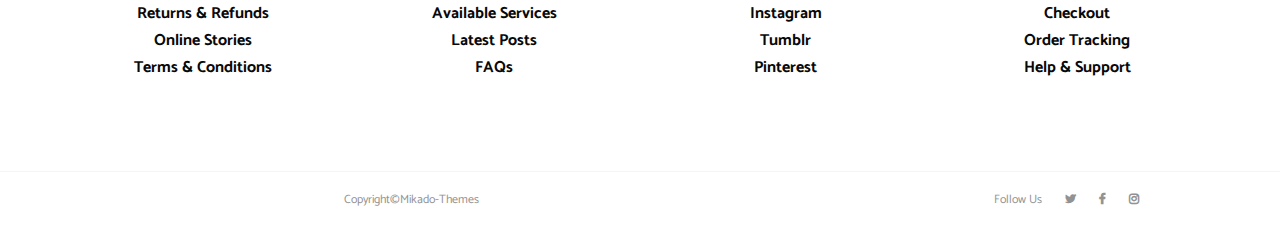
<file: 5.Blog Page/index.html>
<!DOCTYPE html>
<html lang="en">
<head>
    <meta charset="UTF-8">
    <meta name="viewport" content="width=device-width, initial-scale=1.0">
    <link rel="stylesheet" href="css/flexboxgrid.min.css">
    <link rel="stylesheet" href="css/style.css">
    <link href="https://fonts.googleapis.com/css?family=Catamaran&display=swap" rel="stylesheet"> 
    <link rel="stylesheet" href="https://stackpath.bootstrapcdn.com/font-awesome/4.7.0/css/font-awesome.min.css">
    <title>Document</title>
</head>
<body>
    <div class="container-fluid">
        <header>
            <div class="row">
                <div class="col-xs-4 start-xs start-md start-lg">
                    <div class="left">
                        <a href=""><img src="img/logo.png" alt=""></a>
                    </div>
                </div>
                <div class="col-xs-8 end-xs end-md end-lg">
                    <div class="right">
                        X
                    </div>
                </div>
            </div>
        </header>
    </div>

<section>
    <div class="wrap container-fluid">
        <div class="row center-xs">
            <div class="col-xs-12 col-sm-12 col-md-12 col-lg-12">
                <div class="box-row">
                    <div class="up_middle">
                        <h5><span>Welcome To Depot</span></h5>
                        <p>The best way to make news is to announce a new category, not a new product.</p>
                    </div>
                </div>
            </div>
        </div>

<div class="row">
    <div class=" col-xs-12 col-sm-6 col-md-4 col-lg-4">
        <div class="box-row">
            <div class="cart start-xs">
                <a href="#"><img src="img/1.jpg" ></a>
                <a href="#" id="date">02.02.2017.</a>
                <h4 id="title"><a href="#">Our Personal Department</a> </h4>
                <p id="content">
                    Lorem ipsum dolor sit amet, consectetur adipiscing elit. In ut ullamcorper leo, eget euismod orci. Cum sociis natoque penatibus et magnis dis parturient
                </p>
                <a href="">
                    <span id="leadmore">Lead More</span>
                </a>
            </div>
        </div>
    </div>
    <div class="col-xs-12 col-sm-6 col-md-4 col-lg-4">
        <div class="box-row">
            <div class="cart start-xs">
                <a href="#"><img src="img/2.jpg" ></a>
                <a href="#" id="date">02.02.2017.</a>
                <h4 id="title"><a href="#">Success Has It’s Advantage </a> </h4>
                <p id="content">
                    Lorem ipsum dolor sit amet, consectetur adipiscing elit. In ut ullamcorper leo, eget euismod orci. Cum sociis natoque penatibus et magnis dis parturient 
                </p>
                <a href="">
                    <span id="leadmore">Lead More</span>
                </a>
            </div>
        </div>
    </div>
    <div class="col-xs-12 col-sm-6 col-md-4 col-lg-4">
            <div class="box-row">
                <div class="cart start-xs">
                    <a href="#"><img src="img/3.jpg" ></a>
                    <a href="#" id="date">02.02.2017.</a>
                    <h4 id="title"><a href="#">Sky Is The Limit </a> </h4>
                    <p id="content">
                        Lorem ipsum dolor sit amet, consectetur adipiscing elit. In ut ullamcorper leo, eget euismod orci. Cum sociis natoque penatibus et magnis dis parturient
                    </p>
                    <a href="">
                        <span id="leadmore">Lead More</span>
                    </a>
                </div>
            </div>
    </div>
    <div class="col-xs-12 col-sm-6 col-md-4 col-lg-4">
        <div class="box-row">
            <div class="cart start-xs">
                <a href="#"><img src="img/4.jpg" ></a>
                <a href="#" id="date">02.02.2017.</a>
                <h4 id="title"><a href="#">Plants Aren’t Green  </a> </h4>
                <p id="content">
                    Lorem ipsum dolor sit amet, consectetur adipiscing elit. In ut ullamcorper leo, eget euismod orci. Cum sociis natoque penatibus et magnis dis parturient  
                </p>
                <a href="">
                    <span id="leadmore">Lead More</span>
                </a>
            </div>
        </div>
    </div>
    <div class="col-xs-12 col-sm-6 col-md-4 col-lg-4">
        <div class="box-row">
            <div class="cart start-xs">
                <a href="#"><img src="img/5.jpg" ></a>
                <a href="#" id="date">02.02.2017.</a>
                <h4 id="title"><a href="#">To Be Different  </a> </h4>
                <p id="content">
                    Lorem ipsum dolor sit amet, consectetur adipiscing elit. In ut ullamcorper leo, eget euismod orci. Cum sociis natoque penatibus et magnis dis parturient 
                </p>
                <a href="">
                    <span id="leadmore">Lead More</span>
                </a>
            </div>
        </div>
    </div>
    <div class="col-xs-12 col-sm-6 col-md-4 col-lg-4">
        <div class="box-row">
            <div class="cart start-xs">
                <a href="#"><img src="img/6.jpg" ></a>
                <a href="#" id="date">02.02.2017.</a>
                <h4 id="title"><a href="#">Our Talent Is Finding Yours </a> </h4>
                <p id="content">
                    Lorem ipsum dolor sit amet, consectetur adipiscing elit. In ut ullamcorper leo, eget euismod orci. Cum sociis natoque penatibus et magnis dis parturient 
                </p>
                <a href="">
                    <span id="leadmore">Lead More</span>
                </a>
            </div>
        </div>
    </div>
    </div>
    </div>
</section>

<footer>
    <div class="wrap container-fluid">
        <div class="row">
            <div class="col-lg-3 col-md-3 col-sm-6 col-xs-12">
                <div class="box-row">
                <h4>Customer Service</h4>
                <ul>
                    <li><a href="#">Help & Contact Us</a></li>
                    <li><a href="#">Returns & Refunds</a></li>
                    <li><a href="#">Online Stories</a></li>
                    <li><a href="#">Terms & Conditions</a></li>
                </ul>
                </div>
            </div>
            <div class="col-lg-3 col-md-3 col-sm-6 col-xs-12">
                <div class="box-row">
                <h4>Company</h4>
                <ul>
                    <li><a href="#">What We Do</a></li>
                    <li><a href="#">Available Services</a></li>
                    <li><a href="#">Latest Posts</a></li>
                    <li><a href="#">FAQs</a></li>
                </ul>
                </div>
            </div>
            <div class="col-lg-3 col-md-3 col-sm-6 col-xs-12">
                <div class="box-row">
                    <h4>Social Media</h4>
                    <ul>
                        <li><a href="#">Twitter</a></li>
                        <li><a href="#">Instagram</a></li>
                        <li><a href="#">Tumblr</a></li>
                        <li><a href="#">Pinterest</a></li>
                    </ul>
                </div>
            </div>
            <div class="col-lg-3 col-md-3 col-sm-6 col-xs-12">
                <div class="box-row">
                <h4>Profile</h4>
                <ul>
                    <li><a href="#">My Account</a></li>
                    <li><a href="#">Checkout</a></li>
                    <li><a href="#">Order Tracking</a></li>
                    <li><a href="#">Help & Support</a></li>
                </ul>
                </div>
            </div>
        </div>
    </div>
</footer>
<div class="company">
        <div class="row">
            <div class="col-lg-8 col-md-8 col-sm-12 col-xs-12 ">
                <a href="#">
                    <span>Copyright©Mikado-Themes</span>
                </a>
            </div>
            <div class="col-lg-4 col-md-4 col-sm-12 col-xs-12 ">
                <span>Follow Us </span>
                <span>
                    <a href="#">
                    <i class="fa fa-twitter"></i>
                </a>
                </span>
                <span>
                    <a href="#">
                        <i class="fa fa-facebook"></i>
                    </a>
                </span>
                <span>                
                    <a href="#">
                    <i class="fa fa-instagram"></i>
                    </a>
            </span>
            </div>
        </div>
</div>
    
</body>
</html>
</file>
<file: 3.Blog Page/css/style.css>
* {
    font-family: 'Catamaran', sans-serif;
    font-weight: 300;
}
body{
    font-family: Catamaran,sans-serif;
font-weight: 300;
font-size: 16px;
color: #929292;
}
a, a:hover, h1 a:hover, h2 a:hover, h3 a:hover, h4 a:hover, h5 a:hover, h6 a:hover, p a, p a:hover {
    color: #080808;
}
a, abbr, acronym, address, applet, b, big, blockquote, body, caption, center, cite, code, dd, del, dfn, div, dl, dt, em, fieldset, font, form, h1, h2, h3, h4, h5, h6, html, i, iframe, ins, kbd, label, legend, li, object, ol, p, pre, q, s, samp, small, span, strike, strong, sub, sup, table, tbody, td, tfoot, th, thead, tr, tt, u, ul, var {
    background: 0 0;
    border: 0;
    margin: 0;
        margin-bottom: 0px;
    padding: 0;
    vertical-align: baseline;
    list-style: none;
    outline: 0;
}
.middlearea{
    padding-top: 85px;
}
.left-design{
    margin: 0 0 67px;
}
.content-up select{
    min-width: 200px;
    font-size: 14px;
color: #929292;
height: 50px;
line-height: 50px;
padding: 0;
font-family: inherit;
background-color: transparent;
border: 1px solid #e1e1e1;
border-radius: 0;
box-sizing: border-box;
cursor: pointer;
user-select: none;
-webkit-user-select: none;
padding: 0 30px 0 20px;
}
.cart{
    margin: 0 -15px;
}
#order span{
    position: relative;
    display: inline-block;
    background-color: #080808;
    color: #fff;
    padding: 1px 15px 0;
    font-size: 10px;
    font-weight: 700;
    top: -40px;
    height: 25px;
    line-height: 25px;
    text-transform: uppercase;
    letter-spacing: .1em;
    transition-duration: 2s;
    transition-delay: 2s;
    opacity: 100;
}
.rating{
color: #ebbc00;
}
.cart img{
    max-width: 219px;
    max-height: 266px;
}
.left-design h5{
    text-align: left;
    font-weight: bold;
    margin-bottom: 20px;
}
.left-design ul li{
    text-align: left;
    margin: 2px 0;
    font-size: 14px;
}

header{
    padding: 0 40px;
    height: 50px;
    padding-top: 39px;
    padding-left: 2px;
}
header img{
    width:106px;
    height: 20px;
}  
.middle ul{
    display: inline-block;
vertical-align: middle;
    list-style: none;
margin: 0;
text-align: left;

}
.cate-link{
    height: 100px;
    background-color: #fafafa;
    background-position: center 0;
    background-repeat: no-repeat;
}
.link{
position: relative;
top: 36px;
}
.link a{
    font-weight: normal;
    color: #929292;
}
.middle ul li{
    float: left;
    padding: 0 22px;
    font-size: 12px;
    color: #111;
    text-transform: uppercase;
    font-weight: bold;
}
.middle{
    position: relative;
    top: 0px;
}

.container{
    padding: 0;
    max-width: 1300px;
    margin: 0 auto;
}
.up_middle p{
    color: #080808;
    font-size: 45px;
    line-height: 58px;
    position: relative;
    margin: 20px 0 0;
}
.up_middle{
    padding-top: 40px;
    padding-bottom: 145px !important;
}
.up_middle span{
    background: 0 0;
border: 0;
margin: 0;
    margin-bottom: 0px;
padding: 0;
vertical-align: baseline;
outline: 0;
    font-size: 14px;
    line-height: 22px;
    font-weight: bold;
    font-family: 'Catamaran', sans-serif;
    color: #080808;
}
.content-up p{
text-align: left;
}


h5 {
    font-size: 14px;
    line-height: 22px;
}
h1, h2, h3, h4, h5, h6 {
    letter-spacing: 2px;
    color: #080808;
    text-transform: uppercase;
}
section {
    padding-bottom: 64px !important;
}

.row {
    margin-left: -15px;
    margin-right: -15px;
}

a{
    text-decoration: none;
    font-weight: bold;
}


.ft_menu h4{
    color: #080808;
    letter-spacing: .1em;
    margin-top: -8px;
    font-weight: bold;
}
footer{
    background-color: #080808;
}
footer{
    border-top: 1px solid rgba(206,206,206,.2);
}
footer .ft_menu {
    max-width: 302.5px;
}
footer .ft_menu ul {
    padding-top: 16px;
}
footer .ft_menu ul li {
    display: block;
    line-height: 18px;
    margin: 0;
    padding: 5px 0;
        padding-top: 5px;
}
footer a {
    color: #fafafa;
    font-size: 14px;
    font-weight: normal;
}
footer{
    padding: 95px 0 60px;
}
footer h4{
    color:#fafafa;
}
.company{
    border-top: 1px solid rgba(206,206,206,.2);
    padding: 13px 0;
    background-color: black;
}
#copy{
    color: #929292;
}
.company span{
    color: #fff;
    font-size: 12px;
    margin: 0px 20px 0 0;
    width: 12px;
    height: 12px;
    line-height: 12px;
    font-weight: normal;
}
.company i{
    color: #fff;
    font-weight: bold;
    font-size: 12px;
    line-height: 12px;
}

.container-fluid{
    margin: 0;
    padding: 0;
}
.container  {
    margin-right: auto;
    margin-left: auto;
    padding-right: 2rem;
    padding-left: 2rem;
}
.wrap {
    box-sizing: border-box;
    max-width: 1200px;
    margin: 0 auto;
        margin-right: auto;
        margin-left: auto;
}
/* .box-row{
    position: relative;
    box-sizing: border-box;
    min-height: 1rem;
    margin-bottom: 0;
    border: 1px solid #FFF;
    border-radius: 2px;
    overflow: hidden;
    text-align: center;
    color: #fff;
} */
.row{
    text-align: center;
}

.cartBold{
    font-weight: bold;
    color: black;
}
.cartRight{
    margin-right: 10px;
}
.cartWidth{
    margin-left: 10px;
}
footer .box-row{

padding: 30px;
}
#myxdMenu{
    display: none;
}
#contentupright{
    margin-bottom: 30px;padding-right: 40px;
}
@media screen and (max-width:768px){
    .left-design{
        display: none;
    }
    .content-up p {
        text-align: center;
        margin-bottom: 30px;
    }
    .middle{
        display: none;
    }
    #contentupright {
        margin-bottom: 30px;
        padding-left: 20px !important;
    }
    .cart img{
        min-width: 420px;
        min-height: 509px;
    }



}
@media screen and (max-width:460px){
    .left-design{
        display: none;
    }
    body{
        min-width: 400px;
    }
    .middlearea {
        padding-top: 0px;
    }
    .content-up p {
        text-align: center;
        margin-bottom: 30px;
    }
    .middle{
        display: none;
    }
    .cart img{
        min-width: 300px;
    min-height: 364px;
    }
}

@media screen and (max-width:990px){
    .left-design{
        display: none;
    }
    .middlearea {
        padding-top: 20px;
    }
    .content-up p {
        text-align: center;
        margin-bottom: 30px;
    }
    .middle{
        display: none;
    }
    #upLeft{
        display: none;
    }
    #myxdMenu{
        display: block;
    }

    

    

}
@media screen and (max-width:1210px){
    .cartBold{
        font-weight: bold;
        color: black;
    }
    .cartRight{
        margin-right: 5px;
    }
    .cartWidth{
        margin-left: 5px;
    }
    #contentupright {
        margin-bottom: 30px;
        padding-left: 300px;
    }
}
.pagination{
    display: flex;
}
.pagination ul li{
    float: left;
    margin-right: 20px;
}
.pagination ul li a{
    color: #929292;
}
.pagination{
    margin-top: 30px;
}
</file>
<file: 3.With-sidebar Page/css/style.css>
* {
    font-family: 'Catamaran', sans-serif;
    font-weight: 300;
}
::selection {
    background: #080808;
    color: #fff;
}
body{
    font-family: Catamaran,sans-serif;
font-weight: 300;
font-size: 16px;
color: #929292;
overflow-x:hidden;
}
a, a:hover, h1 a:hover, h2 a:hover, h3 a:hover, h4 a:hover, h5 a:hover, h6 a:hover, p a, p a:hover {
    color: #ffffff;
}
a, abbr, acronym, address, applet, b, big, blockquote, body, caption, center, cite, code, dd, del, dfn, div, dl, dt, em, fieldset, font, form, h1, h2, h3, h4, h5, h6, html, i, iframe, ins, kbd, label, legend, li, object, ol, p, pre, q, s, samp, small, span, strike, strong, sub, sup, table, tbody, td, tfoot, th, thead, tr, tt, u, ul, var {
    background: 0 0;
    border: 0;
    margin: 0;
        margin-bottom: 0px;
    padding: 0;
    vertical-align: baseline;
    list-style: none;
    outline: 0;
}
.middlearea{
    padding-top: 85px;
}
.second {
    height: auto; visibility: hidden; opacity: 1; overflow: hidden;
    position: absolute;
    display: inline-block;
    top: 30px;
    left: 55px;
    transition: all .3s ease;
    vertical-align: middle;
    background-color: #111;
    padding: 23px 0 29px;
    color: #fff;
}
.three  ul li{
    color: #fff !important;
    clear: both;
    min-width: 150px;
    padding: 5px 30px 5px 20px !important;

}
.three{
    height: auto; visibility: hidden; opacity: 1; overflow: hidden;
    position: absolute;
    display: inline-block;
    top: 30px;
    left: 180px;
    transition: all .3s ease;
    vertical-align: middle;
    background-color: #111;
    padding: 23px 0 29px;
    color: #fff;
}
.second ul li{
    min-width: 150px;

    color: #fff !important;
    clear: both;
    padding: 5px 30px 5px 20px !important;


}


.left-design{
    margin: 0 0 67px;
}
.content-up select{
    min-width: 200px;
    font-size: 14px;
color: #929292;
height: 50px;
line-height: 50px;
padding: 0;
font-family: inherit;
background-color: transparent;
border: 1px solid #e1e1e1;
border-radius: 0;
box-sizing: border-box;
cursor: pointer;
user-select: none;
-webkit-user-select: none;
padding: 0 30px 0 20px;
}
.cart{
    margin: 0 -15px;
}
.order span{

    display: inline-block;
    background-color: #080808;
    color: #fff;
    padding: 1px 15px 0;
    font-size: 10px;
    font-weight: 700;
    height: 25px;
    line-height: 25px;
    text-transform: uppercase;
    letter-spacing: .1em;

}
.rating{
color: #ebbc00;
}
.cart img{
    max-width: 90%;
    max-height: 266px;
    z-index: 1;
}

.left-design h5{
    text-align: left;
    font-weight: bold;
    margin-bottom: 20px;
}
.left-design ul li{
    text-align: left;
    margin: 2px 0;
    font-size: 14px;
}

header{
    padding: 0 40px;
    height: 50px;
    padding-top: 39px;
    padding-left: 2px;
}
header img{
    width:106px;
    height: 20px;
}  
.middle ul{
    display: inline-block;
vertical-align: middle;
    list-style: none;
margin: 0;
text-align: left;

}
.cate-link{
    height: 100px;
    background-color: #fafafa;
    background-position: center 0;
    background-repeat: no-repeat;
}
.link{
position: relative;
top: 36px;
}
.link a{
    font-weight: normal;
    color: #929292;
}
.middle ul li{
    float: left;
    padding: 0 22px;
    font-size: 12px;
    color: #111;
    text-transform: uppercase;
    font-weight: bold;
}
.middle{
    position: relative;
    top: 0px;
}

.container{
    padding: 0;
    max-width: 1300px;
    margin: 0 auto;
}
.up_middle p{
    color: #080808;
    font-size: 45px;
    line-height: 58px;
    position: relative;
    margin: 20px 0 0;
}
.up_middle{
    padding-top: 40px;
    padding-bottom: 145px !important;
}
.up_middle span{
    background: 0 0;
border: 0;
margin: 0;
    margin-bottom: 0px;
padding: 0;
vertical-align: baseline;
outline: 0;
    font-size: 14px;
    line-height: 22px;
    font-weight: bold;
    font-family: 'Catamaran', sans-serif;
    color: #080808;
}
.content-up p{
text-align: left;
}


h5 {
    font-size: 14px;
    line-height: 22px;
}
h1, h2, h3, h4, h5, h6 {
    letter-spacing: 2px;
    color: #080808;
    text-transform: uppercase;
}
section {
    padding-bottom: 64px !important;
}

.row {
    margin-left: -15px;
    margin-right: -15px;
}

a{
    text-decoration: none;
    font-weight: bold;
}


.ft_menu h4{
    color: #080808;
    letter-spacing: .1em;
    margin-top: -8px;
    font-weight: bold;
}
footer{
    background-color: #080808;
}
footer{
    border-top: 1px solid rgba(206,206,206,.2);
}
footer .ft_menu {
    max-width: 302.5px;
}
footer .ft_menu ul {
    padding-top: 16px;
}
footer .ft_menu ul li {
    display: block;
    line-height: 18px;
    margin: 0;
    padding: 5px 0;
        padding-top: 5px;
}
footer a {
    color: #fafafa;
    font-size: 14px;
    font-weight: normal;
}
footer{
    padding: 95px 0 60px;
}
footer h4{
    color:#fafafa;
}
.company{
    border-top: 1px solid rgba(206,206,206,.2);
    padding: 13px 0;
    background-color: black;
}
#copy{
    color: #929292;
}
.company span{
    color: #fff;
    font-size: 12px;
    margin: 0px 20px 0 0;
    width: 12px;
    height: 12px;
    line-height: 12px;
    font-weight: normal;
}
.company i{
    color: #fff;
    font-weight: bold;
    font-size: 12px;
    line-height: 12px;
}

.container-fluid{
    margin: 0;
    padding: 0;
}
.container  {
    margin-right: auto;
    margin-left: auto;
    padding-right: 2rem;
    padding-left: 2rem;
}
.wrap {
    box-sizing: border-box;
    max-width: 1200px;
    margin: 0 auto;
        margin-right: auto;
        margin-left: auto;
}
/* .box-row{
    position: relative;
    box-sizing: border-box;
    min-height: 1rem;
    margin-bottom: 0;
    border: 1px solid #FFF;
    border-radius: 2px;
    overflow: hidden;
    text-align: center;
    color: #fff;
} */
.row{
    text-align: center;
}

.cartBold{
    font-weight: bold;
    color: black;
}
.cartRight{
    margin-right: 10px;
}
.cartWidth{
    margin-left: 10px;
}
footer .box-row{

padding: 30px;
}
#myxdMenu{
    display: none;
}
#contentupright{
    margin-bottom: 30px;padding-right: 40px;
}
@media screen and (max-width:768px){
    .left-design{
        display: none;
    }
    .content-up p {
        text-align: center;
        margin-bottom: 30px;
    }
    .middle{
        display: none;
    }
    #contentupright {
        margin-bottom: 30px;
        padding-left: 20px !important;
    }
    .cart img{
        min-width: 420px;
        min-height: 509px;
    }



}
@media screen and (max-width:460px){
    .left-design{
        display: none;
    }
    body{
        min-width: 400px;
    }
    .middlearea {
        padding-top: 0px;
    }
    .content-up p {
        text-align: center;
        margin-bottom: 30px;
    }
    .middle{
        display: none;
    }
    .cart img{
        min-width: 300px;
    min-height: 364px;
    }
}

@media screen and (max-width:990px){
    .left-design{
        display: none;
    }
    .middlearea {
        padding-top: 20px;
    }
    .content-up p {
        text-align: center;
        margin-bottom: 30px;
    }
    .middle{
        display: none;
    }
    #upLeft{
        display: none;
    }
    #myxdMenu{
        display: block;
    }

    

    

}
@media screen and (max-width:1210px){
    .cartBold{
        font-weight: bold;
        color: black;
    }
    .cartRight{
        margin-right: 5px;
    }
    .cartWidth{
        margin-left: 5px;
    }
    #contentupright {
        margin-bottom: 30px;
        padding-left: 300px;
    }
}
.pagination{
    display: flex;
}
.pagination ul li{
    float: left;
    margin-right: 20px;
}
.pagination ul li a{
    color: #929292;
}
.pagination{
    margin-top: 30px;
}


.addcart a{
    color: #999;
    transition: color .2s ease-out;
    text-decoration: none;
}
.addcart{
    font-size: 12px;
    font-weight: 600;
    text-transform: uppercase;
    position: absolute;
    bottom: 0;
    left: 50%;
    -webkit-transform: translateX(-100%);
    -moz-transform: translateX(-100%);
    transform: translateX(-100%);
    letter-spacing: 2px;
    opacity: 0;
    -webkit-transition: all .4s ease;
    -moz-transition: all .4s ease;
    transition: all .4s ease;
}
.price{
    color: #999;

    font-family: Montserrat,sans-serif;
    opacity: 1;
    -webkit-transition: all .3s ease;
    -moz-transition: all .3s ease;
    transition: all .3s ease;
    will-change: transform;
}
</file>
<file: 4.portfolio-list/css/style.css>
* {
    font-family: 'Catamaran', sans-serif;
    font-weight: 300;
}
a, a:hover, h1 a:hover, h2 a:hover, h3 a:hover, h4 a:hover, h5 a:hover, h6 a:hover, p a, p a:hover {
    color: #080808;
}
a, abbr, acronym, address, applet, b, big, blockquote, body, caption, center, cite, code, dd, del, dfn, div, dl, dt, em, fieldset, font, form, h1, h2, h3, h4, h5, h6, html, i, iframe, ins, kbd, label, legend, li, object, ol, p, pre, q, s, samp, small, span, strike, strong, sub, sup, table, tbody, td, tfoot, th, thead, tr, tt, u, ul, var {
    background: 0 0;
    border: 0;
    margin: 0;
        margin-bottom: 0px;
    padding: 0;
    vertical-align: baseline;
    list-style: none;
    outline: 0;
}
header{
    padding: 0 40px;
    height: 96px;
}
header img{
    width:106px;
    height: 20px;
}
header .left, header .right{
    padding-top: 39px;
    padding-left: 2px;
}
.container{
    background-color: #fff;
    padding: 0;
    width: 1300px;
    margin: 0 auto;
}
.up_middle p{
    color: #080808;
    font-size: 45px;
    line-height: 58px;
    position: relative;
    margin: 20px 0 0;
}
.up_middle{
    padding-top: 40px;
    padding-bottom: 145px !important;
}
.up_middle span{
    background: 0 0;
border: 0;
margin: 0;
    margin-bottom: 0px;
padding: 0;
vertical-align: baseline;
outline: 0;
    font-size: 14px;
    line-height: 22px;
    font-weight: bold;
    font-family: 'Catamaran', sans-serif;
    color: #080808;
}

h5 {
    font-size: 14px;
    line-height: 22px;
}
h1, h2, h3, h4, h5, h6 {
    letter-spacing: 2px;
    color: #080808;
    text-transform: uppercase;
}
.cart{
margin: 0 0 30px;
flex-basis: 50%;
}
section {
    padding-bottom: 64px !important;
}

.row {
    margin-left: -15px;
    margin-right: -15px;
}

a{
    text-decoration: none;
    font-weight: bold;
}
.cart img{
    max-width: 100%;
}
.cart #date{
    font-size: 12px;
letter-spacing: .1em;
line-height: 47px;
font-weight: 700;
color: #929292;
-webkit-transition: color .2s ease-out;
-moz-transition: color .2s ease-out;
transition: color .2s ease-out;
}
.cart h4 a{
font-weight: bold;
-webkit-transition: color .2s ease-out;
-moz-transition: color .2s ease-out;
transition: color .2s ease-out;
    color: #080808;
    margin: -6px 0 -5px;
}
.cart #content{
    color: #929292;
    margin: 10px 0;
}
.cart #leadmore{
    color: #323232;
font-weight: 700;
letter-spacing: .15em;

}
.ft_menu h4{
    color: #080808;
    letter-spacing: .1em;
    margin-top: -8px;
    font-weight: bold;
}
footer{
    border-top: 1px solid rgba(206,206,206,.2);
}
footer .ft_menu {
    max-width: 302.5px;
}
footer .ft_menu ul {
    padding-top: 16px;
}
footer .ft_menu ul li {
    display: block;
    line-height: 18px;
    margin: 0;
    padding: 5px 0;
        padding-top: 5px;
}
footer .ft_menu ul li a {
    color: #929292;
    font-size: 14px;
    font-weight: normal;
}
footer{
    padding: 95px 0 60px;
}
.company{
    border-top: 1px solid rgba(206,206,206,.2);
    padding: 13px 0;
}
.company span{
    color: #929292;
    font-size: 12px;
    margin: 0px 20px 0 0;
    width: 12px;
    height: 12px;
    line-height: 12px;
    font-weight: normal;
}
.company i{
    color: rgb(146, 146, 146);
    font-weight: bold;
    font-size: 12px;
    line-height: 12px;
}

.container-fluid{
    padding-right: 2rem;
padding-left: 2rem;
}
.container, .container-fluid {
    margin-right: auto;
    margin-left: auto;
}
.wrap {
    box-sizing: border-box;
    max-width: 1200px;
    margin: 0 auto;
        margin-right: auto;
        margin-left: auto;
}
/* .box-row{
    position: relative;
    box-sizing: border-box;
    min-height: 1rem;
    margin-bottom: 0;
    border: 1px solid #FFF;
    border-radius: 2px;
    overflow: hidden;
    text-align: center;
    color: #fff;
} */
.row{
    text-align: center;
}
</file>
<file: 5.Blog Page/css/style.css>
* {
    font-family: 'Catamaran', sans-serif;
    font-weight: 300;
}
a, a:hover, h1 a:hover, h2 a:hover, h3 a:hover, h4 a:hover, h5 a:hover, h6 a:hover, p a, p a:hover {
    color: #080808;
}
a, abbr, acronym, address, applet, b, big, blockquote, body, caption, center, cite, code, dd, del, dfn, div, dl, dt, em, fieldset, font, form, h1, h2, h3, h4, h5, h6, html, i, iframe, ins, kbd, label, legend, li, object, ol, p, pre, q, s, samp, small, span, strike, strong, sub, sup, table, tbody, td, tfoot, th, thead, tr, tt, u, ul, var {
    background: 0 0;
    border: 0;
    margin: 0;
        margin-bottom: 0px;
    padding: 0;
    vertical-align: baseline;
    list-style: none;
    outline: 0;
}
header{
    padding: 0 40px;
    height: 96px;
}
header img{
    width:106px;
    height: 20px;
}
header .left, header .right{
    padding-top: 39px;
    padding-left: 2px;
}
.container{
    background-color: #fff;
    padding: 0;
    width: 1300px;
    margin: 0 auto;
}
.up_middle p{
    color: #080808;
    font-size: 45px;
    line-height: 58px;
    position: relative;
    margin: 20px 0 0;
}
.up_middle{
    padding-top: 40px;
    padding-bottom: 145px !important;
}
.up_middle span{
    background: 0 0;
border: 0;
margin: 0;
    margin-bottom: 0px;
padding: 0;
vertical-align: baseline;
outline: 0;
    font-size: 14px;
    line-height: 22px;
    font-weight: bold;
    font-family: 'Catamaran', sans-serif;
    color: #080808;
}

h5 {
    font-size: 14px;
    line-height: 22px;
}
h1, h2, h3, h4, h5, h6 {
    letter-spacing: 2px;
    color: #080808;
    text-transform: uppercase;
}
.cart{
margin: 0 0 30px;
flex-basis: 50%;
}
section {
    padding-bottom: 64px !important;
}

.row {
    margin-left: -15px;
    margin-right: -15px;
}

a{
    text-decoration: none;
    font-weight: bold;
}
.cart img{
    max-width: 100%;
}
.cart #date{
    font-size: 12px;
letter-spacing: .1em;
line-height: 47px;
font-weight: 700;
color: #929292;
-webkit-transition: color .2s ease-out;
-moz-transition: color .2s ease-out;
transition: color .2s ease-out;
}
.cart h4 a{
font-weight: bold;
-webkit-transition: color .2s ease-out;
-moz-transition: color .2s ease-out;
transition: color .2s ease-out;
    color: #080808;
    margin: -6px 0 -5px;
}
.cart #content{
    color: #929292;
    margin: 10px 0;
}
.cart #leadmore{
    color: #323232;
font-weight: 700;
letter-spacing: .15em;

}
.ft_menu h4{
    color: #080808;
    letter-spacing: .1em;
    margin-top: -8px;
    font-weight: bold;
}
footer{
    border-top: 1px solid rgba(206,206,206,.2);
}
footer .ft_menu {
    max-width: 302.5px;
}
footer .ft_menu ul {
    padding-top: 16px;
}
footer .ft_menu ul li {
    display: block;
    line-height: 18px;
    margin: 0;
    padding: 5px 0;
        padding-top: 5px;
}
footer .ft_menu ul li a {
    color: #929292;
    font-size: 14px;
    font-weight: normal;
}
footer{
    padding: 95px 0 60px;
}
.company{
    border-top: 1px solid rgba(206,206,206,.2);
    padding: 13px 0;
}
.company span{
    color: #929292;
    font-size: 12px;
    margin: 0px 20px 0 0;
    width: 12px;
    height: 12px;
    line-height: 12px;
    font-weight: normal;
}
.company i{
    color: rgb(146, 146, 146);
    font-weight: bold;
    font-size: 12px;
    line-height: 12px;
}

.container-fluid{
    padding-right: 2rem;
padding-left: 2rem;
}
.container, .container-fluid {
    margin-right: auto;
    margin-left: auto;
}
.wrap {
    box-sizing: border-box;
    max-width: 1200px;
    margin: 0 auto;
        margin-right: auto;
        margin-left: auto;
}
/* .box-row{
    position: relative;
    box-sizing: border-box;
    min-height: 1rem;
    margin-bottom: 0;
    border: 1px solid #FFF;
    border-radius: 2px;
    overflow: hidden;
    text-align: center;
    color: #fff;
} */
.row{
    text-align: center;
}
footer .box-row{

padding: 30px;
}
</file>
<file: 3.Blog Page/css/flexboxgrid.min.css>
.container-fluid{margin-right:auto;margin-left:auto;padding-right:2rem;padding-left:2rem}.row{box-sizing:border-box;display:-ms-flexbox;display:-webkit-box;display:flex;-ms-flex:0 1 auto;-webkit-box-flex:0;flex:0 1 auto;-ms-flex-direction:row;-webkit-box-orient:horizontal;-webkit-box-direction:normal;flex-direction:row;-ms-flex-wrap:wrap;flex-wrap:wrap;margin-right:-1rem;margin-left:-1rem}.row.reverse{-ms-flex-direction:row-reverse;-webkit-box-orient:horizontal;-webkit-box-direction:reverse;flex-direction:row-reverse}.col.reverse{-ms-flex-direction:column-reverse;-webkit-box-orient:vertical;-webkit-box-direction:reverse;flex-direction:column-reverse}.col-xs,.col-xs-1,.col-xs-10,.col-xs-11,.col-xs-12,.col-xs-2,.col-xs-3,.col-xs-4,.col-xs-5,.col-xs-6,.col-xs-7,.col-xs-8,.col-xs-9{box-sizing:border-box;-ms-flex:0 0 auto;-webkit-box-flex:0;flex:0 0 auto;padding-right:1rem;padding-left:1rem}.col-xs{-webkit-flex-grow:1;-ms-flex-positive:1;-webkit-box-flex:1;flex-grow:1;-ms-flex-preferred-size:0;flex-basis:0;max-width:100%}.col-xs-1{-ms-flex-preferred-size:8.333%;flex-basis:8.333%;max-width:8.333%}.col-xs-2{-ms-flex-preferred-size:16.667%;flex-basis:16.667%;max-width:16.667%}.col-xs-3{-ms-flex-preferred-size:25%;flex-basis:25%;max-width:25%}.col-xs-4{-ms-flex-preferred-size:33.333%;flex-basis:33.333%;max-width:33.333%}.col-xs-5{-ms-flex-preferred-size:41.667%;flex-basis:41.667%;max-width:41.667%}.col-xs-6{-ms-flex-preferred-size:50%;flex-basis:50%;max-width:50%}.col-xs-7{-ms-flex-preferred-size:58.333%;flex-basis:58.333%;max-width:58.333%}.col-xs-8{-ms-flex-preferred-size:66.667%;flex-basis:66.667%;max-width:66.667%}.col-xs-9{-ms-flex-preferred-size:75%;flex-basis:75%;max-width:75%}.col-xs-10{-ms-flex-preferred-size:83.333%;flex-basis:83.333%;max-width:83.333%}.col-xs-11{-ms-flex-preferred-size:91.667%;flex-basis:91.667%;max-width:91.667%}.col-xs-12{-ms-flex-preferred-size:100%;flex-basis:100%;max-width:100%}.col-xs-offset-1{margin-left:8.333%}.col-xs-offset-2{margin-left:16.667%}.col-xs-offset-3{margin-left:25%}.col-xs-offset-4{margin-left:33.333%}.col-xs-offset-5{margin-left:41.667%}.col-xs-offset-6{margin-left:50%}.col-xs-offset-7{margin-left:58.333%}.col-xs-offset-8{margin-left:66.667%}.col-xs-offset-9{margin-left:75%}.col-xs-offset-10{margin-left:83.333%}.col-xs-offset-11{margin-left:91.667%}.start-xs{-ms-flex-pack:start;-webkit-box-pack:start;justify-content:flex-start;text-align:start}.center-xs{-ms-flex-pack:center;-webkit-box-pack:center;justify-content:center;text-align:center}.end-xs{-ms-flex-pack:end;-webkit-box-pack:end;justify-content:flex-end;text-align:end}.top-xs{-ms-flex-align:start;-webkit-box-align:start;align-items:flex-start}.middle-xs{-ms-flex-align:center;-webkit-box-align:center;align-items:center}.bottom-xs{-ms-flex-align:end;-webkit-box-align:end;align-items:flex-end}.around-xs{-ms-flex-pack:distribute;justify-content:space-around}.between-xs{-ms-flex-pack:justify;-webkit-box-pack:justify;justify-content:space-between}.first-xs{-ms-flex-order:-1;-webkit-box-ordinal-group:0;order:-1}.last-xs{-ms-flex-order:1;-webkit-box-ordinal-group:2;order:1}@media only screen and (min-width:48em){.container{width:46rem}.col-sm,.col-sm-1,.col-sm-10,.col-sm-11,.col-sm-12,.col-sm-2,.col-sm-3,.col-sm-4,.col-sm-5,.col-sm-6,.col-sm-7,.col-sm-8,.col-sm-9{box-sizing:border-box;-ms-flex:0 0 auto;-webkit-box-flex:0;flex:0 0 auto;padding-right:1rem;padding-left:1rem}.col-sm{-webkit-flex-grow:1;-ms-flex-positive:1;-webkit-box-flex:1;flex-grow:1;-ms-flex-preferred-size:0;flex-basis:0;max-width:100%}.col-sm-1{-ms-flex-preferred-size:8.333%;flex-basis:8.333%;max-width:8.333%}.col-sm-2{-ms-flex-preferred-size:16.667%;flex-basis:16.667%;max-width:16.667%}.col-sm-3{-ms-flex-preferred-size:25%;flex-basis:25%;max-width:25%}.col-sm-4{-ms-flex-preferred-size:33.333%;flex-basis:33.333%;max-width:33.333%}.col-sm-5{-ms-flex-preferred-size:41.667%;flex-basis:41.667%;max-width:41.667%}.col-sm-6{-ms-flex-preferred-size:50%;flex-basis:50%;max-width:50%}.col-sm-7{-ms-flex-preferred-size:58.333%;flex-basis:58.333%;max-width:58.333%}.col-sm-8{-ms-flex-preferred-size:66.667%;flex-basis:66.667%;max-width:66.667%}.col-sm-9{-ms-flex-preferred-size:75%;flex-basis:75%;max-width:75%}.col-sm-10{-ms-flex-preferred-size:83.333%;flex-basis:83.333%;max-width:83.333%}.col-sm-11{-ms-flex-preferred-size:91.667%;flex-basis:91.667%;max-width:91.667%}.col-sm-12{-ms-flex-preferred-size:100%;flex-basis:100%;max-width:100%}.col-sm-offset-1{margin-left:8.333%}.col-sm-offset-2{margin-left:16.667%}.col-sm-offset-3{margin-left:25%}.col-sm-offset-4{margin-left:33.333%}.col-sm-offset-5{margin-left:41.667%}.col-sm-offset-6{margin-left:50%}.col-sm-offset-7{margin-left:58.333%}.col-sm-offset-8{margin-left:66.667%}.col-sm-offset-9{margin-left:75%}.col-sm-offset-10{margin-left:83.333%}.col-sm-offset-11{margin-left:91.667%}.start-sm{-ms-flex-pack:start;-webkit-box-pack:start;justify-content:flex-start;text-align:start}.center-sm{-ms-flex-pack:center;-webkit-box-pack:center;justify-content:center;text-align:center}.end-sm{-ms-flex-pack:end;-webkit-box-pack:end;justify-content:flex-end;text-align:end}.top-sm{-ms-flex-align:start;-webkit-box-align:start;align-items:flex-start}.middle-sm{-ms-flex-align:center;-webkit-box-align:center;align-items:center}.bottom-sm{-ms-flex-align:end;-webkit-box-align:end;align-items:flex-end}.around-sm{-ms-flex-pack:distribute;justify-content:space-around}.between-sm{-ms-flex-pack:justify;-webkit-box-pack:justify;justify-content:space-between}.first-sm{-ms-flex-order:-1;-webkit-box-ordinal-group:0;order:-1}.last-sm{-ms-flex-order:1;-webkit-box-ordinal-group:2;order:1}}@media only screen and (min-width:62em){.container{width:61rem}.col-md,.col-md-1,.col-md-10,.col-md-11,.col-md-12,.col-md-2,.col-md-3,.col-md-4,.col-md-5,.col-md-6,.col-md-7,.col-md-8,.col-md-9{box-sizing:border-box;-ms-flex:0 0 auto;-webkit-box-flex:0;flex:0 0 auto;padding-right:1rem;padding-left:1rem}.col-md{-webkit-flex-grow:1;-ms-flex-positive:1;-webkit-box-flex:1;flex-grow:1;-ms-flex-preferred-size:0;flex-basis:0;max-width:100%}.col-md-1{-ms-flex-preferred-size:8.333%;flex-basis:8.333%;max-width:8.333%}.col-md-2{-ms-flex-preferred-size:16.667%;flex-basis:16.667%;max-width:16.667%}.col-md-3{-ms-flex-preferred-size:25%;flex-basis:25%;max-width:25%}.col-md-4{-ms-flex-preferred-size:33.333%;flex-basis:33.333%;max-width:33.333%}.col-md-5{-ms-flex-preferred-size:41.667%;flex-basis:41.667%;max-width:41.667%}.col-md-6{-ms-flex-preferred-size:50%;flex-basis:50%;max-width:50%}.col-md-7{-ms-flex-preferred-size:58.333%;flex-basis:58.333%;max-width:58.333%}.col-md-8{-ms-flex-preferred-size:66.667%;flex-basis:66.667%;max-width:66.667%}.col-md-9{-ms-flex-preferred-size:75%;flex-basis:75%;max-width:75%}.col-md-10{-ms-flex-preferred-size:83.333%;flex-basis:83.333%;max-width:83.333%}.col-md-11{-ms-flex-preferred-size:91.667%;flex-basis:91.667%;max-width:91.667%}.col-md-12{-ms-flex-preferred-size:100%;flex-basis:100%;max-width:100%}.col-md-offset-1{margin-left:8.333%}.col-md-offset-2{margin-left:16.667%}.col-md-offset-3{margin-left:25%}.col-md-offset-4{margin-left:33.333%}.col-md-offset-5{margin-left:41.667%}.col-md-offset-6{margin-left:50%}.col-md-offset-7{margin-left:58.333%}.col-md-offset-8{margin-left:66.667%}.col-md-offset-9{margin-left:75%}.col-md-offset-10{margin-left:83.333%}.col-md-offset-11{margin-left:91.667%}.start-md{-ms-flex-pack:start;-webkit-box-pack:start;justify-content:flex-start;text-align:start}.center-md{-ms-flex-pack:center;-webkit-box-pack:center;justify-content:center;text-align:center}.end-md{-ms-flex-pack:end;-webkit-box-pack:end;justify-content:flex-end;text-align:end}.top-md{-ms-flex-align:start;-webkit-box-align:start;align-items:flex-start}.middle-md{-ms-flex-align:center;-webkit-box-align:center;align-items:center}.bottom-md{-ms-flex-align:end;-webkit-box-align:end;align-items:flex-end}.around-md{-ms-flex-pack:distribute;justify-content:space-around}.between-md{-ms-flex-pack:justify;-webkit-box-pack:justify;justify-content:space-between}.first-md{-ms-flex-order:-1;-webkit-box-ordinal-group:0;order:-1}.last-md{-ms-flex-order:1;-webkit-box-ordinal-group:2;order:1}}@media only screen and (min-width:75em){.container{width:71rem}.col-lg,.col-lg-1,.col-lg-10,.col-lg-11,.col-lg-12,.col-lg-2,.col-lg-3,.col-lg-4,.col-lg-5,.col-lg-6,.col-lg-7,.col-lg-8,.col-lg-9{box-sizing:border-box;-ms-flex:0 0 auto;-webkit-box-flex:0;flex:0 0 auto;padding-right:1rem;padding-left:1rem}.col-lg{-webkit-flex-grow:1;-ms-flex-positive:1;-webkit-box-flex:1;flex-grow:1;-ms-flex-preferred-size:0;flex-basis:0;max-width:100%}.col-lg-1{-ms-flex-preferred-size:8.333%;flex-basis:8.333%;max-width:8.333%}.col-lg-2{-ms-flex-preferred-size:16.667%;flex-basis:16.667%;max-width:16.667%}.col-lg-3{-ms-flex-preferred-size:25%;flex-basis:25%;max-width:25%}.col-lg-4{-ms-flex-preferred-size:33.333%;flex-basis:33.333%;max-width:33.333%}.col-lg-5{-ms-flex-preferred-size:41.667%;flex-basis:41.667%;max-width:41.667%}.col-lg-6{-ms-flex-preferred-size:50%;flex-basis:50%;max-width:50%}.col-lg-7{-ms-flex-preferred-size:58.333%;flex-basis:58.333%;max-width:58.333%}.col-lg-8{-ms-flex-preferred-size:66.667%;flex-basis:66.667%;max-width:66.667%}.col-lg-9{-ms-flex-preferred-size:75%;flex-basis:75%;max-width:75%}.col-lg-10{-ms-flex-preferred-size:83.333%;flex-basis:83.333%;max-width:83.333%}.col-lg-11{-ms-flex-preferred-size:91.667%;flex-basis:91.667%;max-width:91.667%}.col-lg-12{-ms-flex-preferred-size:100%;flex-basis:100%;max-width:100%}.col-lg-offset-1{margin-left:8.333%}.col-lg-offset-2{margin-left:16.667%}.col-lg-offset-3{margin-left:25%}.col-lg-offset-4{margin-left:33.333%}.col-lg-offset-5{margin-left:41.667%}.col-lg-offset-6{margin-left:50%}.col-lg-offset-7{margin-left:58.333%}.col-lg-offset-8{margin-left:66.667%}.col-lg-offset-9{margin-left:75%}.col-lg-offset-10{margin-left:83.333%}.col-lg-offset-11{margin-left:91.667%}.start-lg{-ms-flex-pack:start;-webkit-box-pack:start;justify-content:flex-start;text-align:start}.center-lg{-ms-flex-pack:center;-webkit-box-pack:center;justify-content:center;text-align:center}.end-lg{-ms-flex-pack:end;-webkit-box-pack:end;justify-content:flex-end;text-align:end}.top-lg{-ms-flex-align:start;-webkit-box-align:start;align-items:flex-start}.middle-lg{-ms-flex-align:center;-webkit-box-align:center;align-items:center}.bottom-lg{-ms-flex-align:end;-webkit-box-align:end;align-items:flex-end}.around-lg{-ms-flex-pack:distribute;justify-content:space-around}.between-lg{-ms-flex-pack:justify;-webkit-box-pack:justify;justify-content:space-between}.first-lg{-ms-flex-order:-1;-webkit-box-ordinal-group:0;order:-1}.last-lg{-ms-flex-order:1;-webkit-box-ordinal-group:2;order:1}}
</file>
<file: 3.With-sidebar Page/css/flexboxgrid.min.css>
.container-fluid{margin-right:auto;margin-left:auto;padding-right:2rem;padding-left:2rem}.row{box-sizing:border-box;display:-ms-flexbox;display:-webkit-box;display:flex;-ms-flex:0 1 auto;-webkit-box-flex:0;flex:0 1 auto;-ms-flex-direction:row;-webkit-box-orient:horizontal;-webkit-box-direction:normal;flex-direction:row;-ms-flex-wrap:wrap;flex-wrap:wrap;margin-right:-1rem;margin-left:-1rem}.row.reverse{-ms-flex-direction:row-reverse;-webkit-box-orient:horizontal;-webkit-box-direction:reverse;flex-direction:row-reverse}.col.reverse{-ms-flex-direction:column-reverse;-webkit-box-orient:vertical;-webkit-box-direction:reverse;flex-direction:column-reverse}.col-xs,.col-xs-1,.col-xs-10,.col-xs-11,.col-xs-12,.col-xs-2,.col-xs-3,.col-xs-4,.col-xs-5,.col-xs-6,.col-xs-7,.col-xs-8,.col-xs-9{box-sizing:border-box;-ms-flex:0 0 auto;-webkit-box-flex:0;flex:0 0 auto;padding-right:1rem;padding-left:1rem}.col-xs{-webkit-flex-grow:1;-ms-flex-positive:1;-webkit-box-flex:1;flex-grow:1;-ms-flex-preferred-size:0;flex-basis:0;max-width:100%}.col-xs-1{-ms-flex-preferred-size:8.333%;flex-basis:8.333%;max-width:8.333%}.col-xs-2{-ms-flex-preferred-size:16.667%;flex-basis:16.667%;max-width:16.667%}.col-xs-3{-ms-flex-preferred-size:25%;flex-basis:25%;max-width:25%}.col-xs-4{-ms-flex-preferred-size:33.333%;flex-basis:33.333%;max-width:33.333%}.col-xs-5{-ms-flex-preferred-size:41.667%;flex-basis:41.667%;max-width:41.667%}.col-xs-6{-ms-flex-preferred-size:50%;flex-basis:50%;max-width:50%}.col-xs-7{-ms-flex-preferred-size:58.333%;flex-basis:58.333%;max-width:58.333%}.col-xs-8{-ms-flex-preferred-size:66.667%;flex-basis:66.667%;max-width:66.667%}.col-xs-9{-ms-flex-preferred-size:75%;flex-basis:75%;max-width:75%}.col-xs-10{-ms-flex-preferred-size:83.333%;flex-basis:83.333%;max-width:83.333%}.col-xs-11{-ms-flex-preferred-size:91.667%;flex-basis:91.667%;max-width:91.667%}.col-xs-12{-ms-flex-preferred-size:100%;flex-basis:100%;max-width:100%}.col-xs-offset-1{margin-left:8.333%}.col-xs-offset-2{margin-left:16.667%}.col-xs-offset-3{margin-left:25%}.col-xs-offset-4{margin-left:33.333%}.col-xs-offset-5{margin-left:41.667%}.col-xs-offset-6{margin-left:50%}.col-xs-offset-7{margin-left:58.333%}.col-xs-offset-8{margin-left:66.667%}.col-xs-offset-9{margin-left:75%}.col-xs-offset-10{margin-left:83.333%}.col-xs-offset-11{margin-left:91.667%}.start-xs{-ms-flex-pack:start;-webkit-box-pack:start;justify-content:flex-start;text-align:start}.center-xs{-ms-flex-pack:center;-webkit-box-pack:center;justify-content:center;text-align:center}.end-xs{-ms-flex-pack:end;-webkit-box-pack:end;justify-content:flex-end;text-align:end}.top-xs{-ms-flex-align:start;-webkit-box-align:start;align-items:flex-start}.middle-xs{-ms-flex-align:center;-webkit-box-align:center;align-items:center}.bottom-xs{-ms-flex-align:end;-webkit-box-align:end;align-items:flex-end}.around-xs{-ms-flex-pack:distribute;justify-content:space-around}.between-xs{-ms-flex-pack:justify;-webkit-box-pack:justify;justify-content:space-between}.first-xs{-ms-flex-order:-1;-webkit-box-ordinal-group:0;order:-1}.last-xs{-ms-flex-order:1;-webkit-box-ordinal-group:2;order:1}@media only screen and (min-width:48em){.container{width:46rem}.col-sm,.col-sm-1,.col-sm-10,.col-sm-11,.col-sm-12,.col-sm-2,.col-sm-3,.col-sm-4,.col-sm-5,.col-sm-6,.col-sm-7,.col-sm-8,.col-sm-9{box-sizing:border-box;-ms-flex:0 0 auto;-webkit-box-flex:0;flex:0 0 auto;padding-right:1rem;padding-left:1rem}.col-sm{-webkit-flex-grow:1;-ms-flex-positive:1;-webkit-box-flex:1;flex-grow:1;-ms-flex-preferred-size:0;flex-basis:0;max-width:100%}.col-sm-1{-ms-flex-preferred-size:8.333%;flex-basis:8.333%;max-width:8.333%}.col-sm-2{-ms-flex-preferred-size:16.667%;flex-basis:16.667%;max-width:16.667%}.col-sm-3{-ms-flex-preferred-size:25%;flex-basis:25%;max-width:25%}.col-sm-4{-ms-flex-preferred-size:33.333%;flex-basis:33.333%;max-width:33.333%}.col-sm-5{-ms-flex-preferred-size:41.667%;flex-basis:41.667%;max-width:41.667%}.col-sm-6{-ms-flex-preferred-size:50%;flex-basis:50%;max-width:50%}.col-sm-7{-ms-flex-preferred-size:58.333%;flex-basis:58.333%;max-width:58.333%}.col-sm-8{-ms-flex-preferred-size:66.667%;flex-basis:66.667%;max-width:66.667%}.col-sm-9{-ms-flex-preferred-size:75%;flex-basis:75%;max-width:75%}.col-sm-10{-ms-flex-preferred-size:83.333%;flex-basis:83.333%;max-width:83.333%}.col-sm-11{-ms-flex-preferred-size:91.667%;flex-basis:91.667%;max-width:91.667%}.col-sm-12{-ms-flex-preferred-size:100%;flex-basis:100%;max-width:100%}.col-sm-offset-1{margin-left:8.333%}.col-sm-offset-2{margin-left:16.667%}.col-sm-offset-3{margin-left:25%}.col-sm-offset-4{margin-left:33.333%}.col-sm-offset-5{margin-left:41.667%}.col-sm-offset-6{margin-left:50%}.col-sm-offset-7{margin-left:58.333%}.col-sm-offset-8{margin-left:66.667%}.col-sm-offset-9{margin-left:75%}.col-sm-offset-10{margin-left:83.333%}.col-sm-offset-11{margin-left:91.667%}.start-sm{-ms-flex-pack:start;-webkit-box-pack:start;justify-content:flex-start;text-align:start}.center-sm{-ms-flex-pack:center;-webkit-box-pack:center;justify-content:center;text-align:center}.end-sm{-ms-flex-pack:end;-webkit-box-pack:end;justify-content:flex-end;text-align:end}.top-sm{-ms-flex-align:start;-webkit-box-align:start;align-items:flex-start}.middle-sm{-ms-flex-align:center;-webkit-box-align:center;align-items:center}.bottom-sm{-ms-flex-align:end;-webkit-box-align:end;align-items:flex-end}.around-sm{-ms-flex-pack:distribute;justify-content:space-around}.between-sm{-ms-flex-pack:justify;-webkit-box-pack:justify;justify-content:space-between}.first-sm{-ms-flex-order:-1;-webkit-box-ordinal-group:0;order:-1}.last-sm{-ms-flex-order:1;-webkit-box-ordinal-group:2;order:1}}@media only screen and (min-width:62em){.container{width:61rem}.col-md,.col-md-1,.col-md-10,.col-md-11,.col-md-12,.col-md-2,.col-md-3,.col-md-4,.col-md-5,.col-md-6,.col-md-7,.col-md-8,.col-md-9{box-sizing:border-box;-ms-flex:0 0 auto;-webkit-box-flex:0;flex:0 0 auto;padding-right:1rem;padding-left:1rem}.col-md{-webkit-flex-grow:1;-ms-flex-positive:1;-webkit-box-flex:1;flex-grow:1;-ms-flex-preferred-size:0;flex-basis:0;max-width:100%}.col-md-1{-ms-flex-preferred-size:8.333%;flex-basis:8.333%;max-width:8.333%}.col-md-2{-ms-flex-preferred-size:16.667%;flex-basis:16.667%;max-width:16.667%}.col-md-3{-ms-flex-preferred-size:25%;flex-basis:25%;max-width:25%}.col-md-4{-ms-flex-preferred-size:33.333%;flex-basis:33.333%;max-width:33.333%}.col-md-5{-ms-flex-preferred-size:41.667%;flex-basis:41.667%;max-width:41.667%}.col-md-6{-ms-flex-preferred-size:50%;flex-basis:50%;max-width:50%}.col-md-7{-ms-flex-preferred-size:58.333%;flex-basis:58.333%;max-width:58.333%}.col-md-8{-ms-flex-preferred-size:66.667%;flex-basis:66.667%;max-width:66.667%}.col-md-9{-ms-flex-preferred-size:75%;flex-basis:75%;max-width:75%}.col-md-10{-ms-flex-preferred-size:83.333%;flex-basis:83.333%;max-width:83.333%}.col-md-11{-ms-flex-preferred-size:91.667%;flex-basis:91.667%;max-width:91.667%}.col-md-12{-ms-flex-preferred-size:100%;flex-basis:100%;max-width:100%}.col-md-offset-1{margin-left:8.333%}.col-md-offset-2{margin-left:16.667%}.col-md-offset-3{margin-left:25%}.col-md-offset-4{margin-left:33.333%}.col-md-offset-5{margin-left:41.667%}.col-md-offset-6{margin-left:50%}.col-md-offset-7{margin-left:58.333%}.col-md-offset-8{margin-left:66.667%}.col-md-offset-9{margin-left:75%}.col-md-offset-10{margin-left:83.333%}.col-md-offset-11{margin-left:91.667%}.start-md{-ms-flex-pack:start;-webkit-box-pack:start;justify-content:flex-start;text-align:start}.center-md{-ms-flex-pack:center;-webkit-box-pack:center;justify-content:center;text-align:center}.end-md{-ms-flex-pack:end;-webkit-box-pack:end;justify-content:flex-end;text-align:end}.top-md{-ms-flex-align:start;-webkit-box-align:start;align-items:flex-start}.middle-md{-ms-flex-align:center;-webkit-box-align:center;align-items:center}.bottom-md{-ms-flex-align:end;-webkit-box-align:end;align-items:flex-end}.around-md{-ms-flex-pack:distribute;justify-content:space-around}.between-md{-ms-flex-pack:justify;-webkit-box-pack:justify;justify-content:space-between}.first-md{-ms-flex-order:-1;-webkit-box-ordinal-group:0;order:-1}.last-md{-ms-flex-order:1;-webkit-box-ordinal-group:2;order:1}}@media only screen and (min-width:75em){.container{width:71rem}.col-lg,.col-lg-1,.col-lg-10,.col-lg-11,.col-lg-12,.col-lg-2,.col-lg-3,.col-lg-4,.col-lg-5,.col-lg-6,.col-lg-7,.col-lg-8,.col-lg-9{box-sizing:border-box;-ms-flex:0 0 auto;-webkit-box-flex:0;flex:0 0 auto;padding-right:1rem;padding-left:1rem}.col-lg{-webkit-flex-grow:1;-ms-flex-positive:1;-webkit-box-flex:1;flex-grow:1;-ms-flex-preferred-size:0;flex-basis:0;max-width:100%}.col-lg-1{-ms-flex-preferred-size:8.333%;flex-basis:8.333%;max-width:8.333%}.col-lg-2{-ms-flex-preferred-size:16.667%;flex-basis:16.667%;max-width:16.667%}.col-lg-3{-ms-flex-preferred-size:25%;flex-basis:25%;max-width:25%}.col-lg-4{-ms-flex-preferred-size:33.333%;flex-basis:33.333%;max-width:33.333%}.col-lg-5{-ms-flex-preferred-size:41.667%;flex-basis:41.667%;max-width:41.667%}.col-lg-6{-ms-flex-preferred-size:50%;flex-basis:50%;max-width:50%}.col-lg-7{-ms-flex-preferred-size:58.333%;flex-basis:58.333%;max-width:58.333%}.col-lg-8{-ms-flex-preferred-size:66.667%;flex-basis:66.667%;max-width:66.667%}.col-lg-9{-ms-flex-preferred-size:75%;flex-basis:75%;max-width:75%}.col-lg-10{-ms-flex-preferred-size:83.333%;flex-basis:83.333%;max-width:83.333%}.col-lg-11{-ms-flex-preferred-size:91.667%;flex-basis:91.667%;max-width:91.667%}.col-lg-12{-ms-flex-preferred-size:100%;flex-basis:100%;max-width:100%}.col-lg-offset-1{margin-left:8.333%}.col-lg-offset-2{margin-left:16.667%}.col-lg-offset-3{margin-left:25%}.col-lg-offset-4{margin-left:33.333%}.col-lg-offset-5{margin-left:41.667%}.col-lg-offset-6{margin-left:50%}.col-lg-offset-7{margin-left:58.333%}.col-lg-offset-8{margin-left:66.667%}.col-lg-offset-9{margin-left:75%}.col-lg-offset-10{margin-left:83.333%}.col-lg-offset-11{margin-left:91.667%}.start-lg{-ms-flex-pack:start;-webkit-box-pack:start;justify-content:flex-start;text-align:start}.center-lg{-ms-flex-pack:center;-webkit-box-pack:center;justify-content:center;text-align:center}.end-lg{-ms-flex-pack:end;-webkit-box-pack:end;justify-content:flex-end;text-align:end}.top-lg{-ms-flex-align:start;-webkit-box-align:start;align-items:flex-start}.middle-lg{-ms-flex-align:center;-webkit-box-align:center;align-items:center}.bottom-lg{-ms-flex-align:end;-webkit-box-align:end;align-items:flex-end}.around-lg{-ms-flex-pack:distribute;justify-content:space-around}.between-lg{-ms-flex-pack:justify;-webkit-box-pack:justify;justify-content:space-between}.first-lg{-ms-flex-order:-1;-webkit-box-ordinal-group:0;order:-1}.last-lg{-ms-flex-order:1;-webkit-box-ordinal-group:2;order:1}}
</file>
<file: 4.portfolio-list/css/flexboxgrid.min.css>
.container-fluid{margin-right:auto;margin-left:auto;padding-right:2rem;padding-left:2rem}.row{box-sizing:border-box;display:-ms-flexbox;display:-webkit-box;display:flex;-ms-flex:0 1 auto;-webkit-box-flex:0;flex:0 1 auto;-ms-flex-direction:row;-webkit-box-orient:horizontal;-webkit-box-direction:normal;flex-direction:row;-ms-flex-wrap:wrap;flex-wrap:wrap;margin-right:-1rem;margin-left:-1rem}.row.reverse{-ms-flex-direction:row-reverse;-webkit-box-orient:horizontal;-webkit-box-direction:reverse;flex-direction:row-reverse}.col.reverse{-ms-flex-direction:column-reverse;-webkit-box-orient:vertical;-webkit-box-direction:reverse;flex-direction:column-reverse}.col-xs,.col-xs-1,.col-xs-10,.col-xs-11,.col-xs-12,.col-xs-2,.col-xs-3,.col-xs-4,.col-xs-5,.col-xs-6,.col-xs-7,.col-xs-8,.col-xs-9{box-sizing:border-box;-ms-flex:0 0 auto;-webkit-box-flex:0;flex:0 0 auto;padding-right:1rem;padding-left:1rem}.col-xs{-webkit-flex-grow:1;-ms-flex-positive:1;-webkit-box-flex:1;flex-grow:1;-ms-flex-preferred-size:0;flex-basis:0;max-width:100%}.col-xs-1{-ms-flex-preferred-size:8.333%;flex-basis:8.333%;max-width:8.333%}.col-xs-2{-ms-flex-preferred-size:16.667%;flex-basis:16.667%;max-width:16.667%}.col-xs-3{-ms-flex-preferred-size:25%;flex-basis:25%;max-width:25%}.col-xs-4{-ms-flex-preferred-size:33.333%;flex-basis:33.333%;max-width:33.333%}.col-xs-5{-ms-flex-preferred-size:41.667%;flex-basis:41.667%;max-width:41.667%}.col-xs-6{-ms-flex-preferred-size:50%;flex-basis:50%;max-width:50%}.col-xs-7{-ms-flex-preferred-size:58.333%;flex-basis:58.333%;max-width:58.333%}.col-xs-8{-ms-flex-preferred-size:66.667%;flex-basis:66.667%;max-width:66.667%}.col-xs-9{-ms-flex-preferred-size:75%;flex-basis:75%;max-width:75%}.col-xs-10{-ms-flex-preferred-size:83.333%;flex-basis:83.333%;max-width:83.333%}.col-xs-11{-ms-flex-preferred-size:91.667%;flex-basis:91.667%;max-width:91.667%}.col-xs-12{-ms-flex-preferred-size:100%;flex-basis:100%;max-width:100%}.col-xs-offset-1{margin-left:8.333%}.col-xs-offset-2{margin-left:16.667%}.col-xs-offset-3{margin-left:25%}.col-xs-offset-4{margin-left:33.333%}.col-xs-offset-5{margin-left:41.667%}.col-xs-offset-6{margin-left:50%}.col-xs-offset-7{margin-left:58.333%}.col-xs-offset-8{margin-left:66.667%}.col-xs-offset-9{margin-left:75%}.col-xs-offset-10{margin-left:83.333%}.col-xs-offset-11{margin-left:91.667%}.start-xs{-ms-flex-pack:start;-webkit-box-pack:start;justify-content:flex-start;text-align:start}.center-xs{-ms-flex-pack:center;-webkit-box-pack:center;justify-content:center;text-align:center}.end-xs{-ms-flex-pack:end;-webkit-box-pack:end;justify-content:flex-end;text-align:end}.top-xs{-ms-flex-align:start;-webkit-box-align:start;align-items:flex-start}.middle-xs{-ms-flex-align:center;-webkit-box-align:center;align-items:center}.bottom-xs{-ms-flex-align:end;-webkit-box-align:end;align-items:flex-end}.around-xs{-ms-flex-pack:distribute;justify-content:space-around}.between-xs{-ms-flex-pack:justify;-webkit-box-pack:justify;justify-content:space-between}.first-xs{-ms-flex-order:-1;-webkit-box-ordinal-group:0;order:-1}.last-xs{-ms-flex-order:1;-webkit-box-ordinal-group:2;order:1}@media only screen and (min-width:48em){.container{width:46rem}.col-sm,.col-sm-1,.col-sm-10,.col-sm-11,.col-sm-12,.col-sm-2,.col-sm-3,.col-sm-4,.col-sm-5,.col-sm-6,.col-sm-7,.col-sm-8,.col-sm-9{box-sizing:border-box;-ms-flex:0 0 auto;-webkit-box-flex:0;flex:0 0 auto;padding-right:1rem;padding-left:1rem}.col-sm{-webkit-flex-grow:1;-ms-flex-positive:1;-webkit-box-flex:1;flex-grow:1;-ms-flex-preferred-size:0;flex-basis:0;max-width:100%}.col-sm-1{-ms-flex-preferred-size:8.333%;flex-basis:8.333%;max-width:8.333%}.col-sm-2{-ms-flex-preferred-size:16.667%;flex-basis:16.667%;max-width:16.667%}.col-sm-3{-ms-flex-preferred-size:25%;flex-basis:25%;max-width:25%}.col-sm-4{-ms-flex-preferred-size:33.333%;flex-basis:33.333%;max-width:33.333%}.col-sm-5{-ms-flex-preferred-size:41.667%;flex-basis:41.667%;max-width:41.667%}.col-sm-6{-ms-flex-preferred-size:50%;flex-basis:50%;max-width:50%}.col-sm-7{-ms-flex-preferred-size:58.333%;flex-basis:58.333%;max-width:58.333%}.col-sm-8{-ms-flex-preferred-size:66.667%;flex-basis:66.667%;max-width:66.667%}.col-sm-9{-ms-flex-preferred-size:75%;flex-basis:75%;max-width:75%}.col-sm-10{-ms-flex-preferred-size:83.333%;flex-basis:83.333%;max-width:83.333%}.col-sm-11{-ms-flex-preferred-size:91.667%;flex-basis:91.667%;max-width:91.667%}.col-sm-12{-ms-flex-preferred-size:100%;flex-basis:100%;max-width:100%}.col-sm-offset-1{margin-left:8.333%}.col-sm-offset-2{margin-left:16.667%}.col-sm-offset-3{margin-left:25%}.col-sm-offset-4{margin-left:33.333%}.col-sm-offset-5{margin-left:41.667%}.col-sm-offset-6{margin-left:50%}.col-sm-offset-7{margin-left:58.333%}.col-sm-offset-8{margin-left:66.667%}.col-sm-offset-9{margin-left:75%}.col-sm-offset-10{margin-left:83.333%}.col-sm-offset-11{margin-left:91.667%}.start-sm{-ms-flex-pack:start;-webkit-box-pack:start;justify-content:flex-start;text-align:start}.center-sm{-ms-flex-pack:center;-webkit-box-pack:center;justify-content:center;text-align:center}.end-sm{-ms-flex-pack:end;-webkit-box-pack:end;justify-content:flex-end;text-align:end}.top-sm{-ms-flex-align:start;-webkit-box-align:start;align-items:flex-start}.middle-sm{-ms-flex-align:center;-webkit-box-align:center;align-items:center}.bottom-sm{-ms-flex-align:end;-webkit-box-align:end;align-items:flex-end}.around-sm{-ms-flex-pack:distribute;justify-content:space-around}.between-sm{-ms-flex-pack:justify;-webkit-box-pack:justify;justify-content:space-between}.first-sm{-ms-flex-order:-1;-webkit-box-ordinal-group:0;order:-1}.last-sm{-ms-flex-order:1;-webkit-box-ordinal-group:2;order:1}}@media only screen and (min-width:62em){.container{width:61rem}.col-md,.col-md-1,.col-md-10,.col-md-11,.col-md-12,.col-md-2,.col-md-3,.col-md-4,.col-md-5,.col-md-6,.col-md-7,.col-md-8,.col-md-9{box-sizing:border-box;-ms-flex:0 0 auto;-webkit-box-flex:0;flex:0 0 auto;padding-right:1rem;padding-left:1rem}.col-md{-webkit-flex-grow:1;-ms-flex-positive:1;-webkit-box-flex:1;flex-grow:1;-ms-flex-preferred-size:0;flex-basis:0;max-width:100%}.col-md-1{-ms-flex-preferred-size:8.333%;flex-basis:8.333%;max-width:8.333%}.col-md-2{-ms-flex-preferred-size:16.667%;flex-basis:16.667%;max-width:16.667%}.col-md-3{-ms-flex-preferred-size:25%;flex-basis:25%;max-width:25%}.col-md-4{-ms-flex-preferred-size:33.333%;flex-basis:33.333%;max-width:33.333%}.col-md-5{-ms-flex-preferred-size:41.667%;flex-basis:41.667%;max-width:41.667%}.col-md-6{-ms-flex-preferred-size:50%;flex-basis:50%;max-width:50%}.col-md-7{-ms-flex-preferred-size:58.333%;flex-basis:58.333%;max-width:58.333%}.col-md-8{-ms-flex-preferred-size:66.667%;flex-basis:66.667%;max-width:66.667%}.col-md-9{-ms-flex-preferred-size:75%;flex-basis:75%;max-width:75%}.col-md-10{-ms-flex-preferred-size:83.333%;flex-basis:83.333%;max-width:83.333%}.col-md-11{-ms-flex-preferred-size:91.667%;flex-basis:91.667%;max-width:91.667%}.col-md-12{-ms-flex-preferred-size:100%;flex-basis:100%;max-width:100%}.col-md-offset-1{margin-left:8.333%}.col-md-offset-2{margin-left:16.667%}.col-md-offset-3{margin-left:25%}.col-md-offset-4{margin-left:33.333%}.col-md-offset-5{margin-left:41.667%}.col-md-offset-6{margin-left:50%}.col-md-offset-7{margin-left:58.333%}.col-md-offset-8{margin-left:66.667%}.col-md-offset-9{margin-left:75%}.col-md-offset-10{margin-left:83.333%}.col-md-offset-11{margin-left:91.667%}.start-md{-ms-flex-pack:start;-webkit-box-pack:start;justify-content:flex-start;text-align:start}.center-md{-ms-flex-pack:center;-webkit-box-pack:center;justify-content:center;text-align:center}.end-md{-ms-flex-pack:end;-webkit-box-pack:end;justify-content:flex-end;text-align:end}.top-md{-ms-flex-align:start;-webkit-box-align:start;align-items:flex-start}.middle-md{-ms-flex-align:center;-webkit-box-align:center;align-items:center}.bottom-md{-ms-flex-align:end;-webkit-box-align:end;align-items:flex-end}.around-md{-ms-flex-pack:distribute;justify-content:space-around}.between-md{-ms-flex-pack:justify;-webkit-box-pack:justify;justify-content:space-between}.first-md{-ms-flex-order:-1;-webkit-box-ordinal-group:0;order:-1}.last-md{-ms-flex-order:1;-webkit-box-ordinal-group:2;order:1}}@media only screen and (min-width:75em){.container{width:71rem}.col-lg,.col-lg-1,.col-lg-10,.col-lg-11,.col-lg-12,.col-lg-2,.col-lg-3,.col-lg-4,.col-lg-5,.col-lg-6,.col-lg-7,.col-lg-8,.col-lg-9{box-sizing:border-box;-ms-flex:0 0 auto;-webkit-box-flex:0;flex:0 0 auto;padding-right:1rem;padding-left:1rem}.col-lg{-webkit-flex-grow:1;-ms-flex-positive:1;-webkit-box-flex:1;flex-grow:1;-ms-flex-preferred-size:0;flex-basis:0;max-width:100%}.col-lg-1{-ms-flex-preferred-size:8.333%;flex-basis:8.333%;max-width:8.333%}.col-lg-2{-ms-flex-preferred-size:16.667%;flex-basis:16.667%;max-width:16.667%}.col-lg-3{-ms-flex-preferred-size:25%;flex-basis:25%;max-width:25%}.col-lg-4{-ms-flex-preferred-size:33.333%;flex-basis:33.333%;max-width:33.333%}.col-lg-5{-ms-flex-preferred-size:41.667%;flex-basis:41.667%;max-width:41.667%}.col-lg-6{-ms-flex-preferred-size:50%;flex-basis:50%;max-width:50%}.col-lg-7{-ms-flex-preferred-size:58.333%;flex-basis:58.333%;max-width:58.333%}.col-lg-8{-ms-flex-preferred-size:66.667%;flex-basis:66.667%;max-width:66.667%}.col-lg-9{-ms-flex-preferred-size:75%;flex-basis:75%;max-width:75%}.col-lg-10{-ms-flex-preferred-size:83.333%;flex-basis:83.333%;max-width:83.333%}.col-lg-11{-ms-flex-preferred-size:91.667%;flex-basis:91.667%;max-width:91.667%}.col-lg-12{-ms-flex-preferred-size:100%;flex-basis:100%;max-width:100%}.col-lg-offset-1{margin-left:8.333%}.col-lg-offset-2{margin-left:16.667%}.col-lg-offset-3{margin-left:25%}.col-lg-offset-4{margin-left:33.333%}.col-lg-offset-5{margin-left:41.667%}.col-lg-offset-6{margin-left:50%}.col-lg-offset-7{margin-left:58.333%}.col-lg-offset-8{margin-left:66.667%}.col-lg-offset-9{margin-left:75%}.col-lg-offset-10{margin-left:83.333%}.col-lg-offset-11{margin-left:91.667%}.start-lg{-ms-flex-pack:start;-webkit-box-pack:start;justify-content:flex-start;text-align:start}.center-lg{-ms-flex-pack:center;-webkit-box-pack:center;justify-content:center;text-align:center}.end-lg{-ms-flex-pack:end;-webkit-box-pack:end;justify-content:flex-end;text-align:end}.top-lg{-ms-flex-align:start;-webkit-box-align:start;align-items:flex-start}.middle-lg{-ms-flex-align:center;-webkit-box-align:center;align-items:center}.bottom-lg{-ms-flex-align:end;-webkit-box-align:end;align-items:flex-end}.around-lg{-ms-flex-pack:distribute;justify-content:space-around}.between-lg{-ms-flex-pack:justify;-webkit-box-pack:justify;justify-content:space-between}.first-lg{-ms-flex-order:-1;-webkit-box-ordinal-group:0;order:-1}.last-lg{-ms-flex-order:1;-webkit-box-ordinal-group:2;order:1}}
</file>
<file: 5.Blog Page/css/flexboxgrid.min.css>
.container-fluid{margin-right:auto;margin-left:auto;padding-right:2rem;padding-left:2rem}.row{box-sizing:border-box;display:-ms-flexbox;display:-webkit-box;display:flex;-ms-flex:0 1 auto;-webkit-box-flex:0;flex:0 1 auto;-ms-flex-direction:row;-webkit-box-orient:horizontal;-webkit-box-direction:normal;flex-direction:row;-ms-flex-wrap:wrap;flex-wrap:wrap;margin-right:-1rem;margin-left:-1rem}.row.reverse{-ms-flex-direction:row-reverse;-webkit-box-orient:horizontal;-webkit-box-direction:reverse;flex-direction:row-reverse}.col.reverse{-ms-flex-direction:column-reverse;-webkit-box-orient:vertical;-webkit-box-direction:reverse;flex-direction:column-reverse}.col-xs,.col-xs-1,.col-xs-10,.col-xs-11,.col-xs-12,.col-xs-2,.col-xs-3,.col-xs-4,.col-xs-5,.col-xs-6,.col-xs-7,.col-xs-8,.col-xs-9{box-sizing:border-box;-ms-flex:0 0 auto;-webkit-box-flex:0;flex:0 0 auto;padding-right:1rem;padding-left:1rem}.col-xs{-webkit-flex-grow:1;-ms-flex-positive:1;-webkit-box-flex:1;flex-grow:1;-ms-flex-preferred-size:0;flex-basis:0;max-width:100%}.col-xs-1{-ms-flex-preferred-size:8.333%;flex-basis:8.333%;max-width:8.333%}.col-xs-2{-ms-flex-preferred-size:16.667%;flex-basis:16.667%;max-width:16.667%}.col-xs-3{-ms-flex-preferred-size:25%;flex-basis:25%;max-width:25%}.col-xs-4{-ms-flex-preferred-size:33.333%;flex-basis:33.333%;max-width:33.333%}.col-xs-5{-ms-flex-preferred-size:41.667%;flex-basis:41.667%;max-width:41.667%}.col-xs-6{-ms-flex-preferred-size:50%;flex-basis:50%;max-width:50%}.col-xs-7{-ms-flex-preferred-size:58.333%;flex-basis:58.333%;max-width:58.333%}.col-xs-8{-ms-flex-preferred-size:66.667%;flex-basis:66.667%;max-width:66.667%}.col-xs-9{-ms-flex-preferred-size:75%;flex-basis:75%;max-width:75%}.col-xs-10{-ms-flex-preferred-size:83.333%;flex-basis:83.333%;max-width:83.333%}.col-xs-11{-ms-flex-preferred-size:91.667%;flex-basis:91.667%;max-width:91.667%}.col-xs-12{-ms-flex-preferred-size:100%;flex-basis:100%;max-width:100%}.col-xs-offset-1{margin-left:8.333%}.col-xs-offset-2{margin-left:16.667%}.col-xs-offset-3{margin-left:25%}.col-xs-offset-4{margin-left:33.333%}.col-xs-offset-5{margin-left:41.667%}.col-xs-offset-6{margin-left:50%}.col-xs-offset-7{margin-left:58.333%}.col-xs-offset-8{margin-left:66.667%}.col-xs-offset-9{margin-left:75%}.col-xs-offset-10{margin-left:83.333%}.col-xs-offset-11{margin-left:91.667%}.start-xs{-ms-flex-pack:start;-webkit-box-pack:start;justify-content:flex-start;text-align:start}.center-xs{-ms-flex-pack:center;-webkit-box-pack:center;justify-content:center;text-align:center}.end-xs{-ms-flex-pack:end;-webkit-box-pack:end;justify-content:flex-end;text-align:end}.top-xs{-ms-flex-align:start;-webkit-box-align:start;align-items:flex-start}.middle-xs{-ms-flex-align:center;-webkit-box-align:center;align-items:center}.bottom-xs{-ms-flex-align:end;-webkit-box-align:end;align-items:flex-end}.around-xs{-ms-flex-pack:distribute;justify-content:space-around}.between-xs{-ms-flex-pack:justify;-webkit-box-pack:justify;justify-content:space-between}.first-xs{-ms-flex-order:-1;-webkit-box-ordinal-group:0;order:-1}.last-xs{-ms-flex-order:1;-webkit-box-ordinal-group:2;order:1}@media only screen and (min-width:48em){.container{width:46rem}.col-sm,.col-sm-1,.col-sm-10,.col-sm-11,.col-sm-12,.col-sm-2,.col-sm-3,.col-sm-4,.col-sm-5,.col-sm-6,.col-sm-7,.col-sm-8,.col-sm-9{box-sizing:border-box;-ms-flex:0 0 auto;-webkit-box-flex:0;flex:0 0 auto;padding-right:1rem;padding-left:1rem}.col-sm{-webkit-flex-grow:1;-ms-flex-positive:1;-webkit-box-flex:1;flex-grow:1;-ms-flex-preferred-size:0;flex-basis:0;max-width:100%}.col-sm-1{-ms-flex-preferred-size:8.333%;flex-basis:8.333%;max-width:8.333%}.col-sm-2{-ms-flex-preferred-size:16.667%;flex-basis:16.667%;max-width:16.667%}.col-sm-3{-ms-flex-preferred-size:25%;flex-basis:25%;max-width:25%}.col-sm-4{-ms-flex-preferred-size:33.333%;flex-basis:33.333%;max-width:33.333%}.col-sm-5{-ms-flex-preferred-size:41.667%;flex-basis:41.667%;max-width:41.667%}.col-sm-6{-ms-flex-preferred-size:50%;flex-basis:50%;max-width:50%}.col-sm-7{-ms-flex-preferred-size:58.333%;flex-basis:58.333%;max-width:58.333%}.col-sm-8{-ms-flex-preferred-size:66.667%;flex-basis:66.667%;max-width:66.667%}.col-sm-9{-ms-flex-preferred-size:75%;flex-basis:75%;max-width:75%}.col-sm-10{-ms-flex-preferred-size:83.333%;flex-basis:83.333%;max-width:83.333%}.col-sm-11{-ms-flex-preferred-size:91.667%;flex-basis:91.667%;max-width:91.667%}.col-sm-12{-ms-flex-preferred-size:100%;flex-basis:100%;max-width:100%}.col-sm-offset-1{margin-left:8.333%}.col-sm-offset-2{margin-left:16.667%}.col-sm-offset-3{margin-left:25%}.col-sm-offset-4{margin-left:33.333%}.col-sm-offset-5{margin-left:41.667%}.col-sm-offset-6{margin-left:50%}.col-sm-offset-7{margin-left:58.333%}.col-sm-offset-8{margin-left:66.667%}.col-sm-offset-9{margin-left:75%}.col-sm-offset-10{margin-left:83.333%}.col-sm-offset-11{margin-left:91.667%}.start-sm{-ms-flex-pack:start;-webkit-box-pack:start;justify-content:flex-start;text-align:start}.center-sm{-ms-flex-pack:center;-webkit-box-pack:center;justify-content:center;text-align:center}.end-sm{-ms-flex-pack:end;-webkit-box-pack:end;justify-content:flex-end;text-align:end}.top-sm{-ms-flex-align:start;-webkit-box-align:start;align-items:flex-start}.middle-sm{-ms-flex-align:center;-webkit-box-align:center;align-items:center}.bottom-sm{-ms-flex-align:end;-webkit-box-align:end;align-items:flex-end}.around-sm{-ms-flex-pack:distribute;justify-content:space-around}.between-sm{-ms-flex-pack:justify;-webkit-box-pack:justify;justify-content:space-between}.first-sm{-ms-flex-order:-1;-webkit-box-ordinal-group:0;order:-1}.last-sm{-ms-flex-order:1;-webkit-box-ordinal-group:2;order:1}}@media only screen and (min-width:62em){.container{width:61rem}.col-md,.col-md-1,.col-md-10,.col-md-11,.col-md-12,.col-md-2,.col-md-3,.col-md-4,.col-md-5,.col-md-6,.col-md-7,.col-md-8,.col-md-9{box-sizing:border-box;-ms-flex:0 0 auto;-webkit-box-flex:0;flex:0 0 auto;padding-right:1rem;padding-left:1rem}.col-md{-webkit-flex-grow:1;-ms-flex-positive:1;-webkit-box-flex:1;flex-grow:1;-ms-flex-preferred-size:0;flex-basis:0;max-width:100%}.col-md-1{-ms-flex-preferred-size:8.333%;flex-basis:8.333%;max-width:8.333%}.col-md-2{-ms-flex-preferred-size:16.667%;flex-basis:16.667%;max-width:16.667%}.col-md-3{-ms-flex-preferred-size:25%;flex-basis:25%;max-width:25%}.col-md-4{-ms-flex-preferred-size:33.333%;flex-basis:33.333%;max-width:33.333%}.col-md-5{-ms-flex-preferred-size:41.667%;flex-basis:41.667%;max-width:41.667%}.col-md-6{-ms-flex-preferred-size:50%;flex-basis:50%;max-width:50%}.col-md-7{-ms-flex-preferred-size:58.333%;flex-basis:58.333%;max-width:58.333%}.col-md-8{-ms-flex-preferred-size:66.667%;flex-basis:66.667%;max-width:66.667%}.col-md-9{-ms-flex-preferred-size:75%;flex-basis:75%;max-width:75%}.col-md-10{-ms-flex-preferred-size:83.333%;flex-basis:83.333%;max-width:83.333%}.col-md-11{-ms-flex-preferred-size:91.667%;flex-basis:91.667%;max-width:91.667%}.col-md-12{-ms-flex-preferred-size:100%;flex-basis:100%;max-width:100%}.col-md-offset-1{margin-left:8.333%}.col-md-offset-2{margin-left:16.667%}.col-md-offset-3{margin-left:25%}.col-md-offset-4{margin-left:33.333%}.col-md-offset-5{margin-left:41.667%}.col-md-offset-6{margin-left:50%}.col-md-offset-7{margin-left:58.333%}.col-md-offset-8{margin-left:66.667%}.col-md-offset-9{margin-left:75%}.col-md-offset-10{margin-left:83.333%}.col-md-offset-11{margin-left:91.667%}.start-md{-ms-flex-pack:start;-webkit-box-pack:start;justify-content:flex-start;text-align:start}.center-md{-ms-flex-pack:center;-webkit-box-pack:center;justify-content:center;text-align:center}.end-md{-ms-flex-pack:end;-webkit-box-pack:end;justify-content:flex-end;text-align:end}.top-md{-ms-flex-align:start;-webkit-box-align:start;align-items:flex-start}.middle-md{-ms-flex-align:center;-webkit-box-align:center;align-items:center}.bottom-md{-ms-flex-align:end;-webkit-box-align:end;align-items:flex-end}.around-md{-ms-flex-pack:distribute;justify-content:space-around}.between-md{-ms-flex-pack:justify;-webkit-box-pack:justify;justify-content:space-between}.first-md{-ms-flex-order:-1;-webkit-box-ordinal-group:0;order:-1}.last-md{-ms-flex-order:1;-webkit-box-ordinal-group:2;order:1}}@media only screen and (min-width:75em){.container{width:71rem}.col-lg,.col-lg-1,.col-lg-10,.col-lg-11,.col-lg-12,.col-lg-2,.col-lg-3,.col-lg-4,.col-lg-5,.col-lg-6,.col-lg-7,.col-lg-8,.col-lg-9{box-sizing:border-box;-ms-flex:0 0 auto;-webkit-box-flex:0;flex:0 0 auto;padding-right:1rem;padding-left:1rem}.col-lg{-webkit-flex-grow:1;-ms-flex-positive:1;-webkit-box-flex:1;flex-grow:1;-ms-flex-preferred-size:0;flex-basis:0;max-width:100%}.col-lg-1{-ms-flex-preferred-size:8.333%;flex-basis:8.333%;max-width:8.333%}.col-lg-2{-ms-flex-preferred-size:16.667%;flex-basis:16.667%;max-width:16.667%}.col-lg-3{-ms-flex-preferred-size:25%;flex-basis:25%;max-width:25%}.col-lg-4{-ms-flex-preferred-size:33.333%;flex-basis:33.333%;max-width:33.333%}.col-lg-5{-ms-flex-preferred-size:41.667%;flex-basis:41.667%;max-width:41.667%}.col-lg-6{-ms-flex-preferred-size:50%;flex-basis:50%;max-width:50%}.col-lg-7{-ms-flex-preferred-size:58.333%;flex-basis:58.333%;max-width:58.333%}.col-lg-8{-ms-flex-preferred-size:66.667%;flex-basis:66.667%;max-width:66.667%}.col-lg-9{-ms-flex-preferred-size:75%;flex-basis:75%;max-width:75%}.col-lg-10{-ms-flex-preferred-size:83.333%;flex-basis:83.333%;max-width:83.333%}.col-lg-11{-ms-flex-preferred-size:91.667%;flex-basis:91.667%;max-width:91.667%}.col-lg-12{-ms-flex-preferred-size:100%;flex-basis:100%;max-width:100%}.col-lg-offset-1{margin-left:8.333%}.col-lg-offset-2{margin-left:16.667%}.col-lg-offset-3{margin-left:25%}.col-lg-offset-4{margin-left:33.333%}.col-lg-offset-5{margin-left:41.667%}.col-lg-offset-6{margin-left:50%}.col-lg-offset-7{margin-left:58.333%}.col-lg-offset-8{margin-left:66.667%}.col-lg-offset-9{margin-left:75%}.col-lg-offset-10{margin-left:83.333%}.col-lg-offset-11{margin-left:91.667%}.start-lg{-ms-flex-pack:start;-webkit-box-pack:start;justify-content:flex-start;text-align:start}.center-lg{-ms-flex-pack:center;-webkit-box-pack:center;justify-content:center;text-align:center}.end-lg{-ms-flex-pack:end;-webkit-box-pack:end;justify-content:flex-end;text-align:end}.top-lg{-ms-flex-align:start;-webkit-box-align:start;align-items:flex-start}.middle-lg{-ms-flex-align:center;-webkit-box-align:center;align-items:center}.bottom-lg{-ms-flex-align:end;-webkit-box-align:end;align-items:flex-end}.around-lg{-ms-flex-pack:distribute;justify-content:space-around}.between-lg{-ms-flex-pack:justify;-webkit-box-pack:justify;justify-content:space-between}.first-lg{-ms-flex-order:-1;-webkit-box-ordinal-group:0;order:-1}.last-lg{-ms-flex-order:1;-webkit-box-ordinal-group:2;order:1}}
</file>
